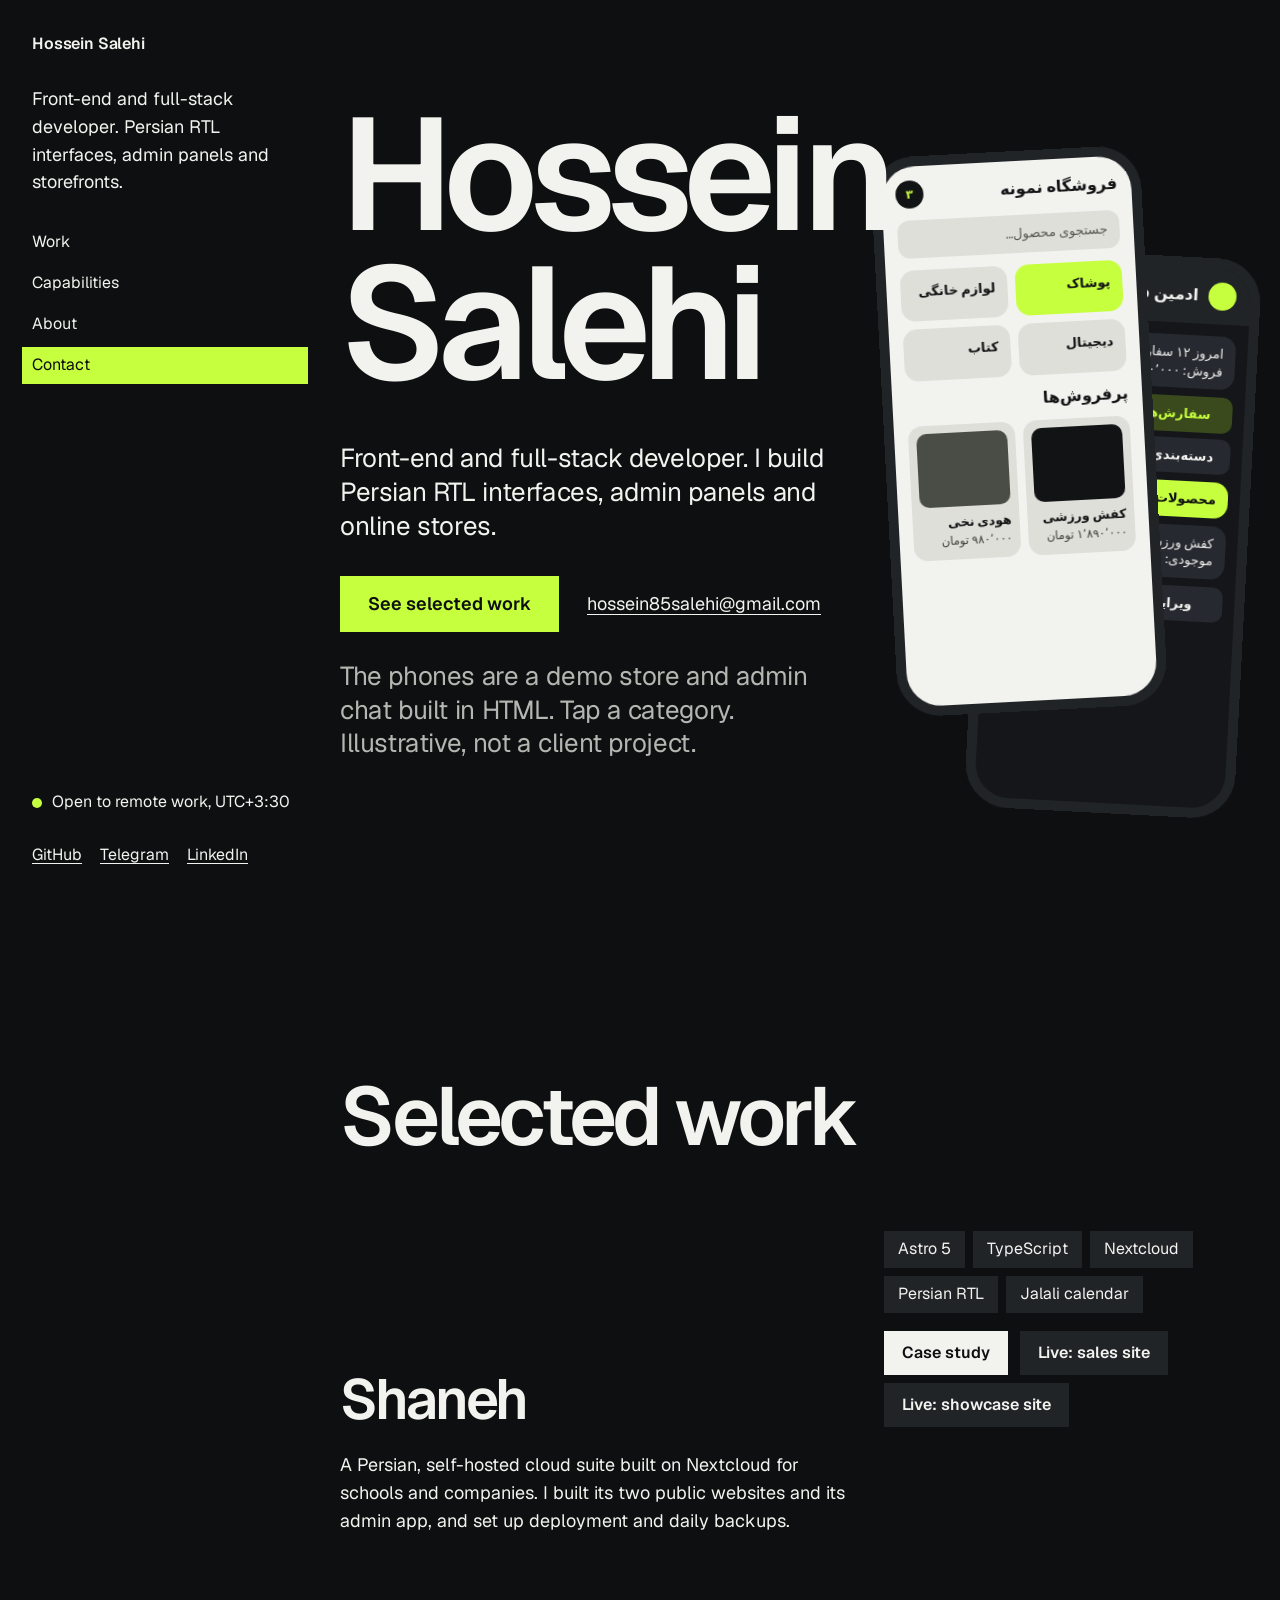
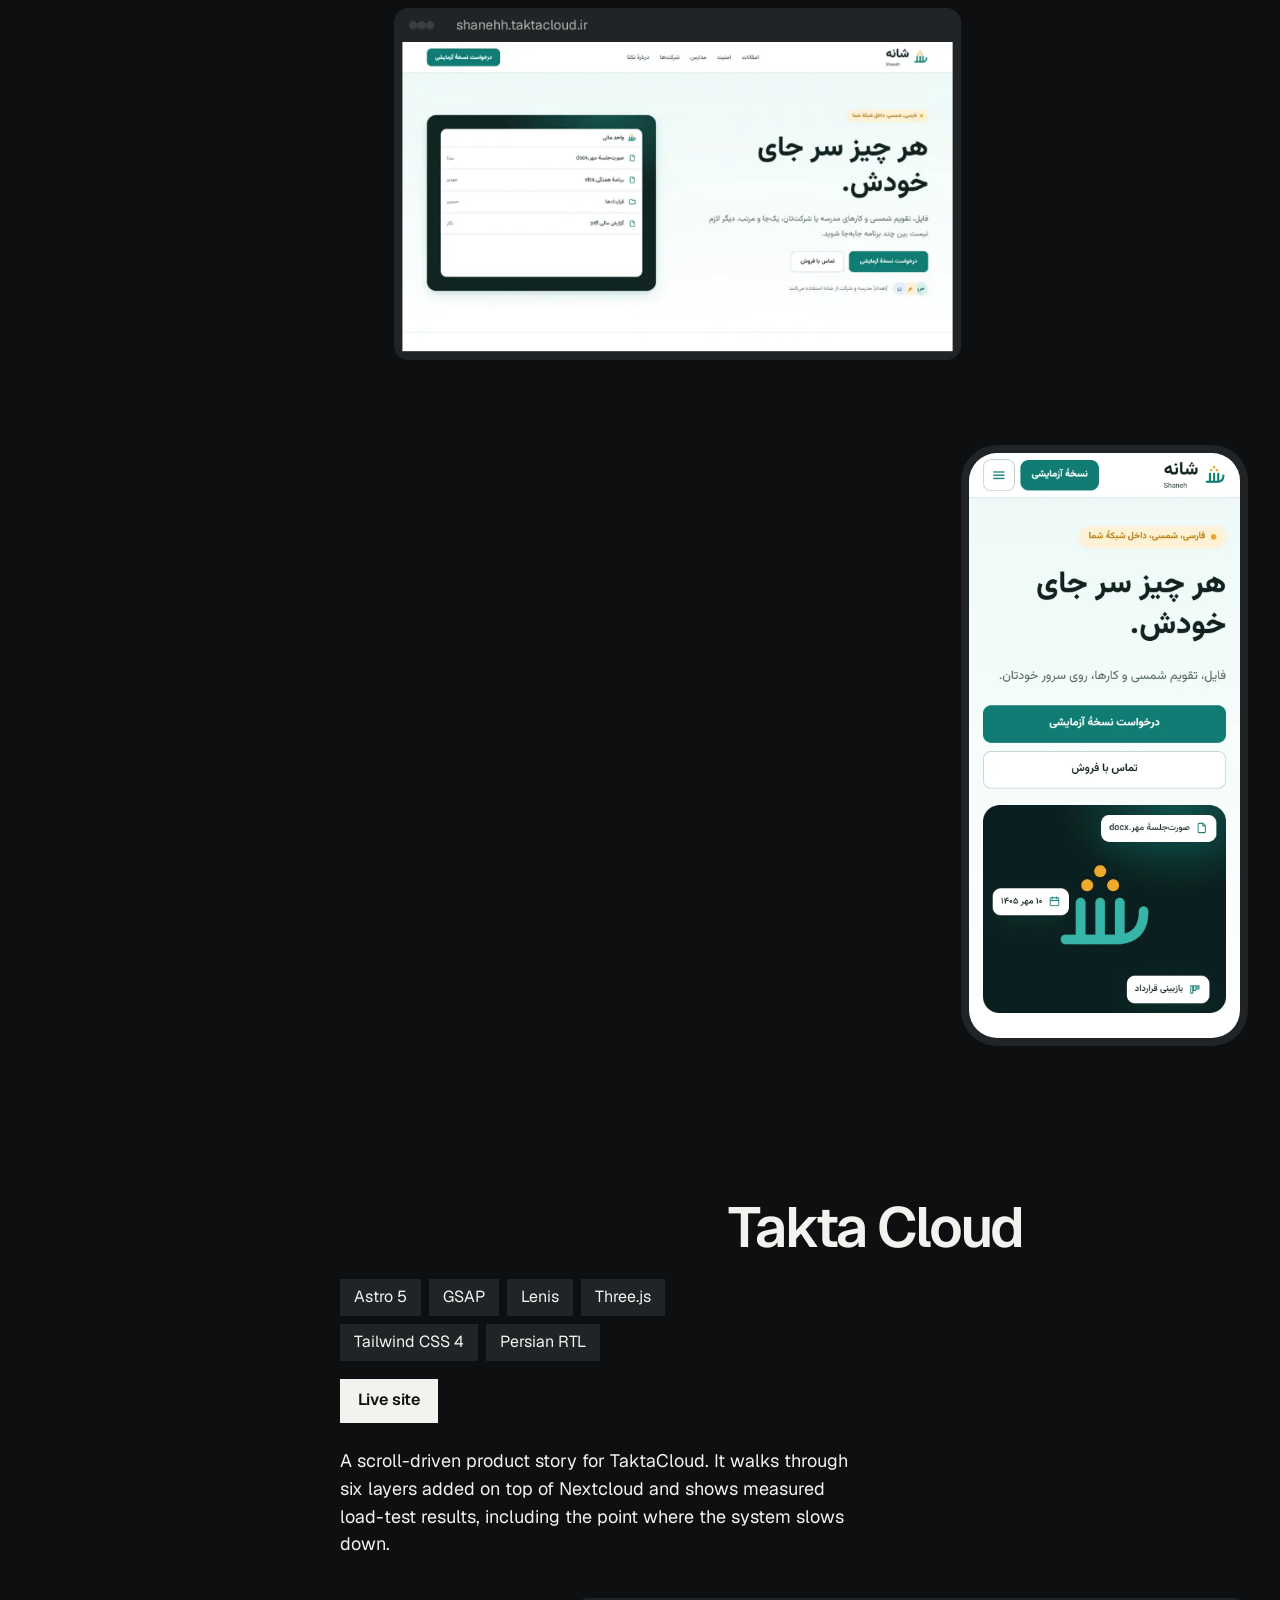
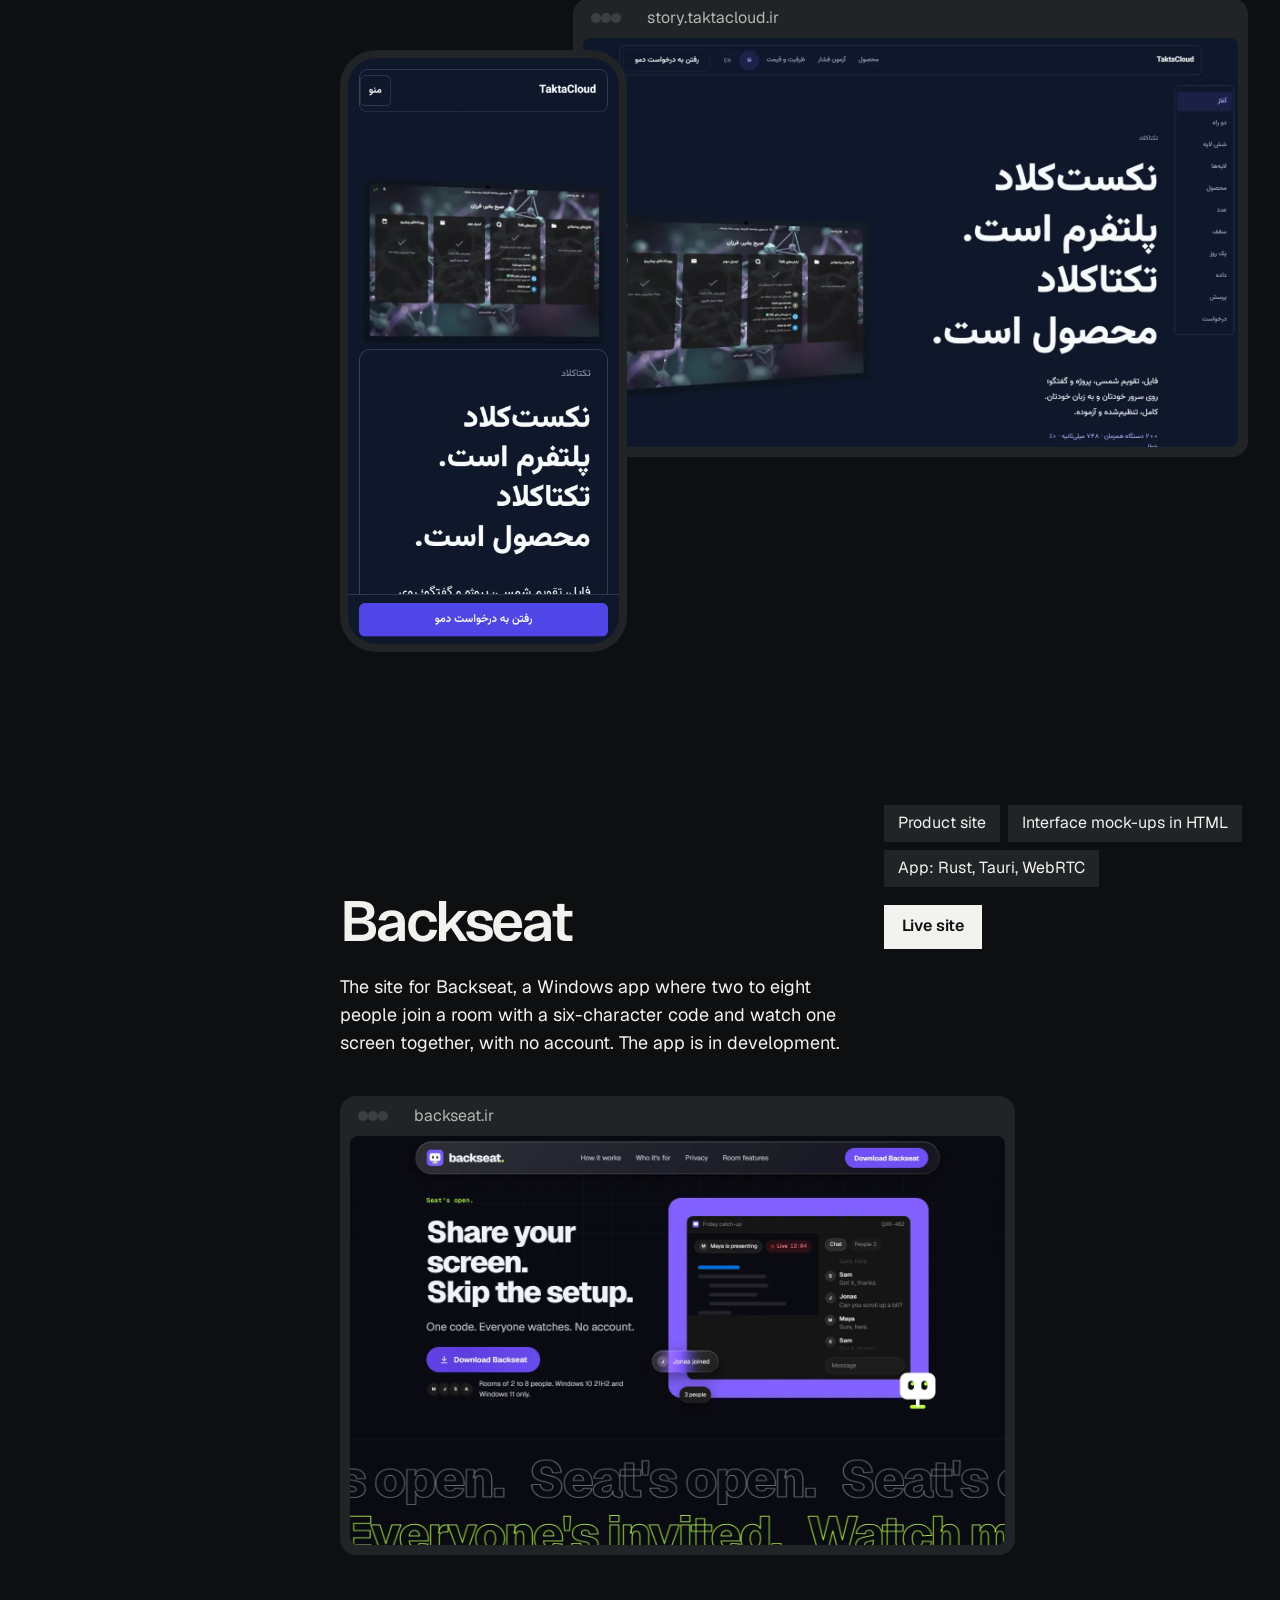
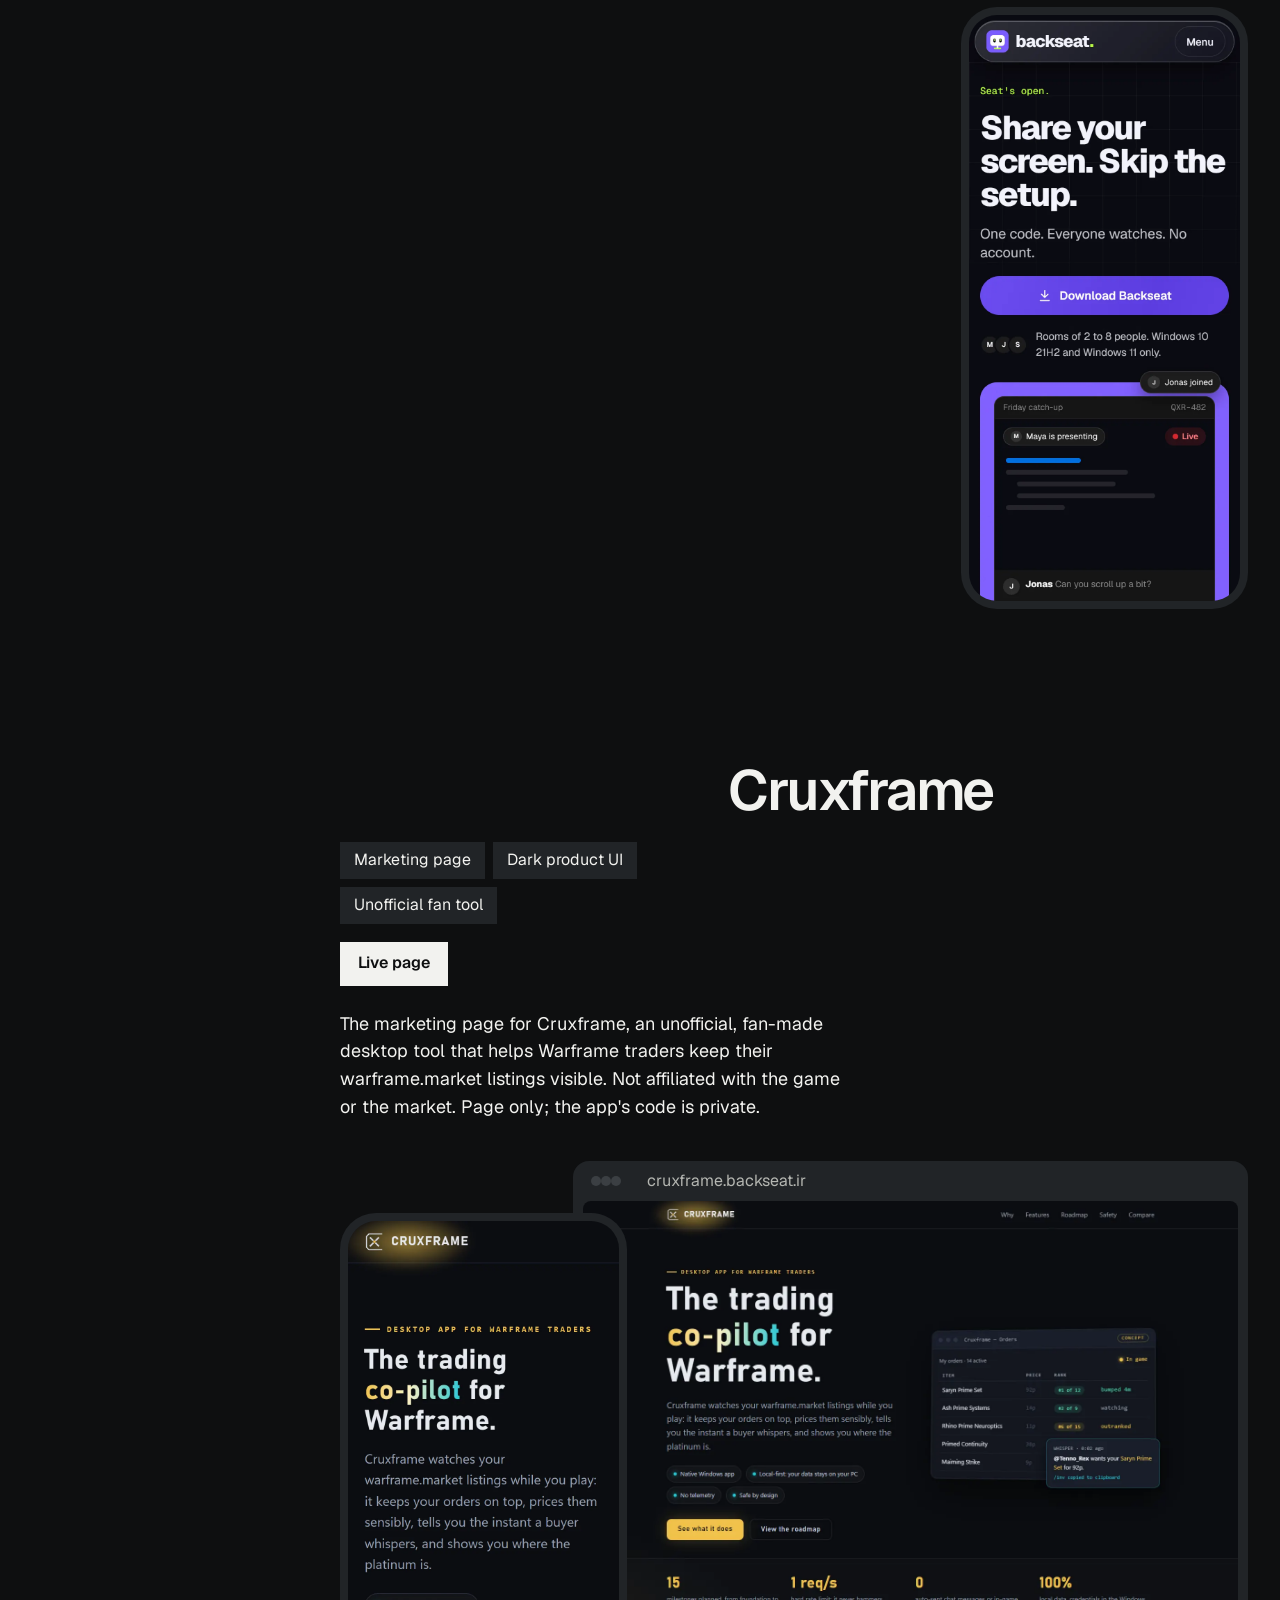
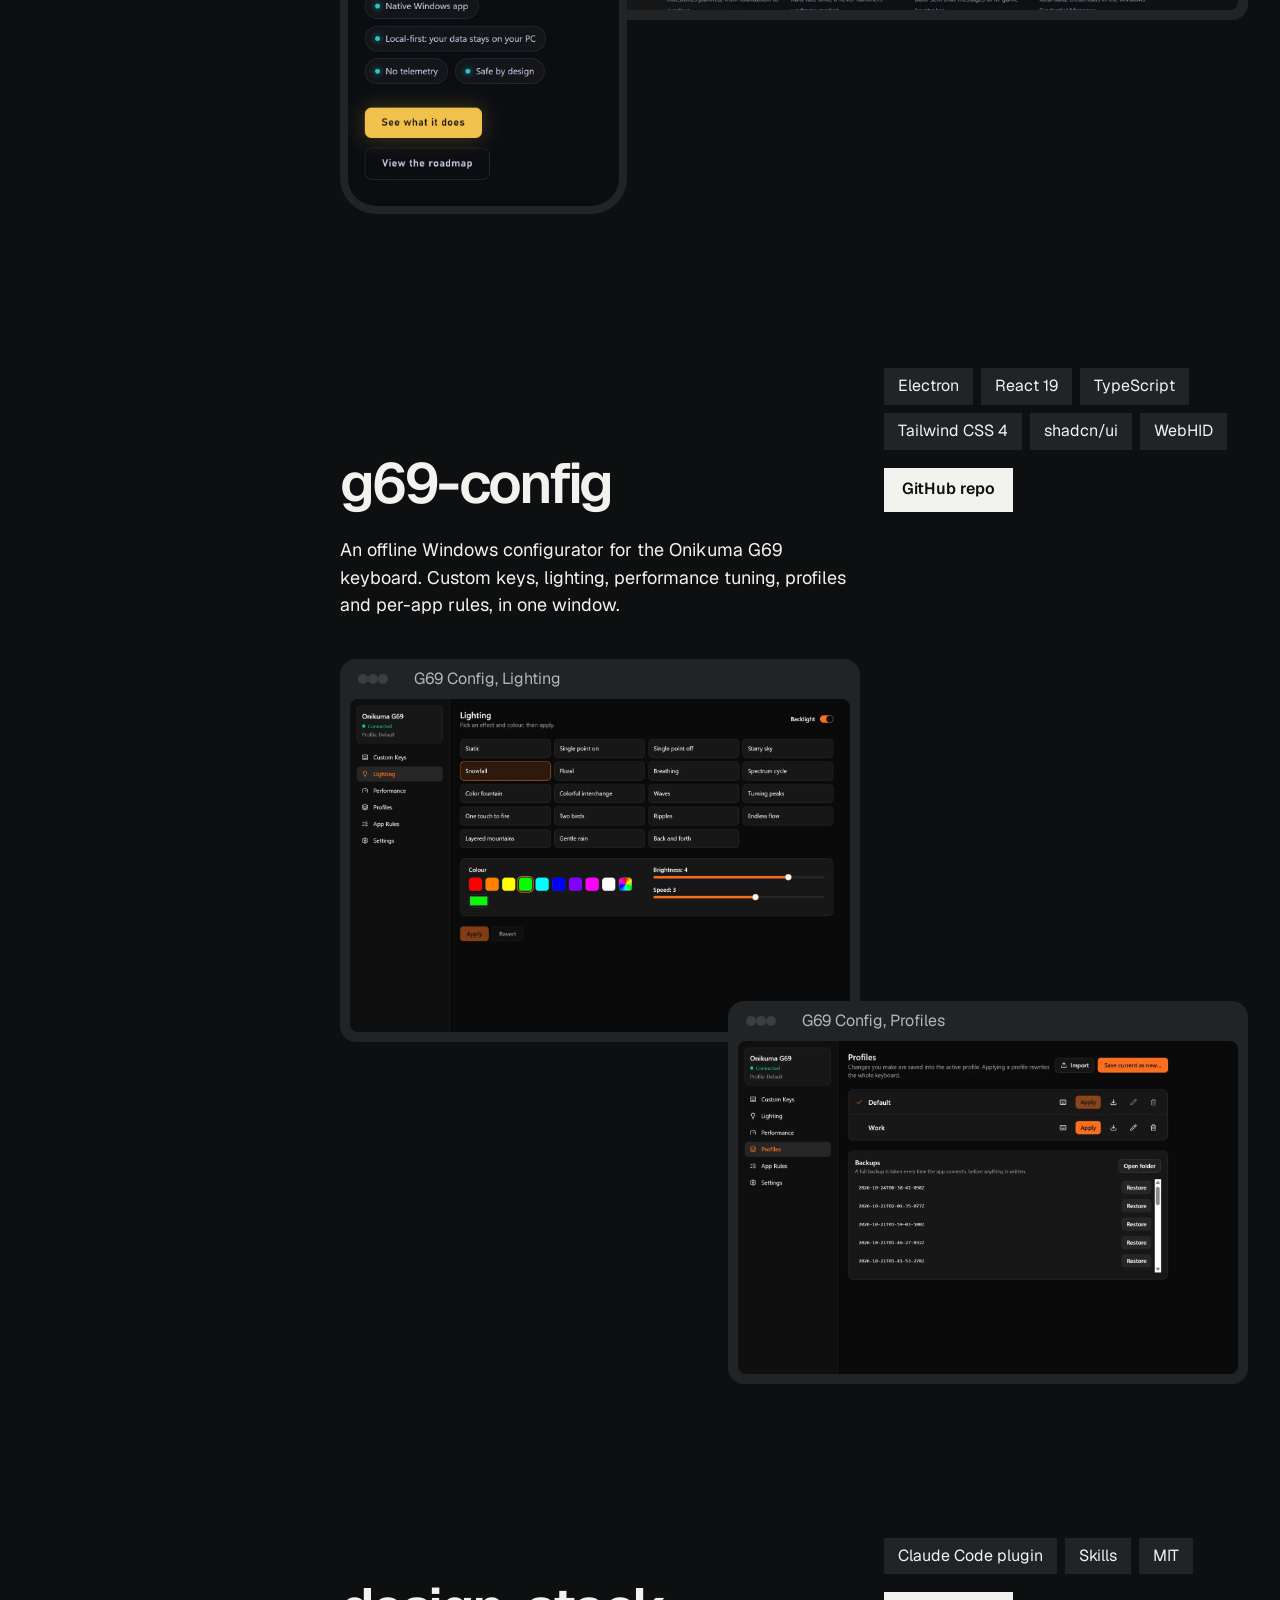
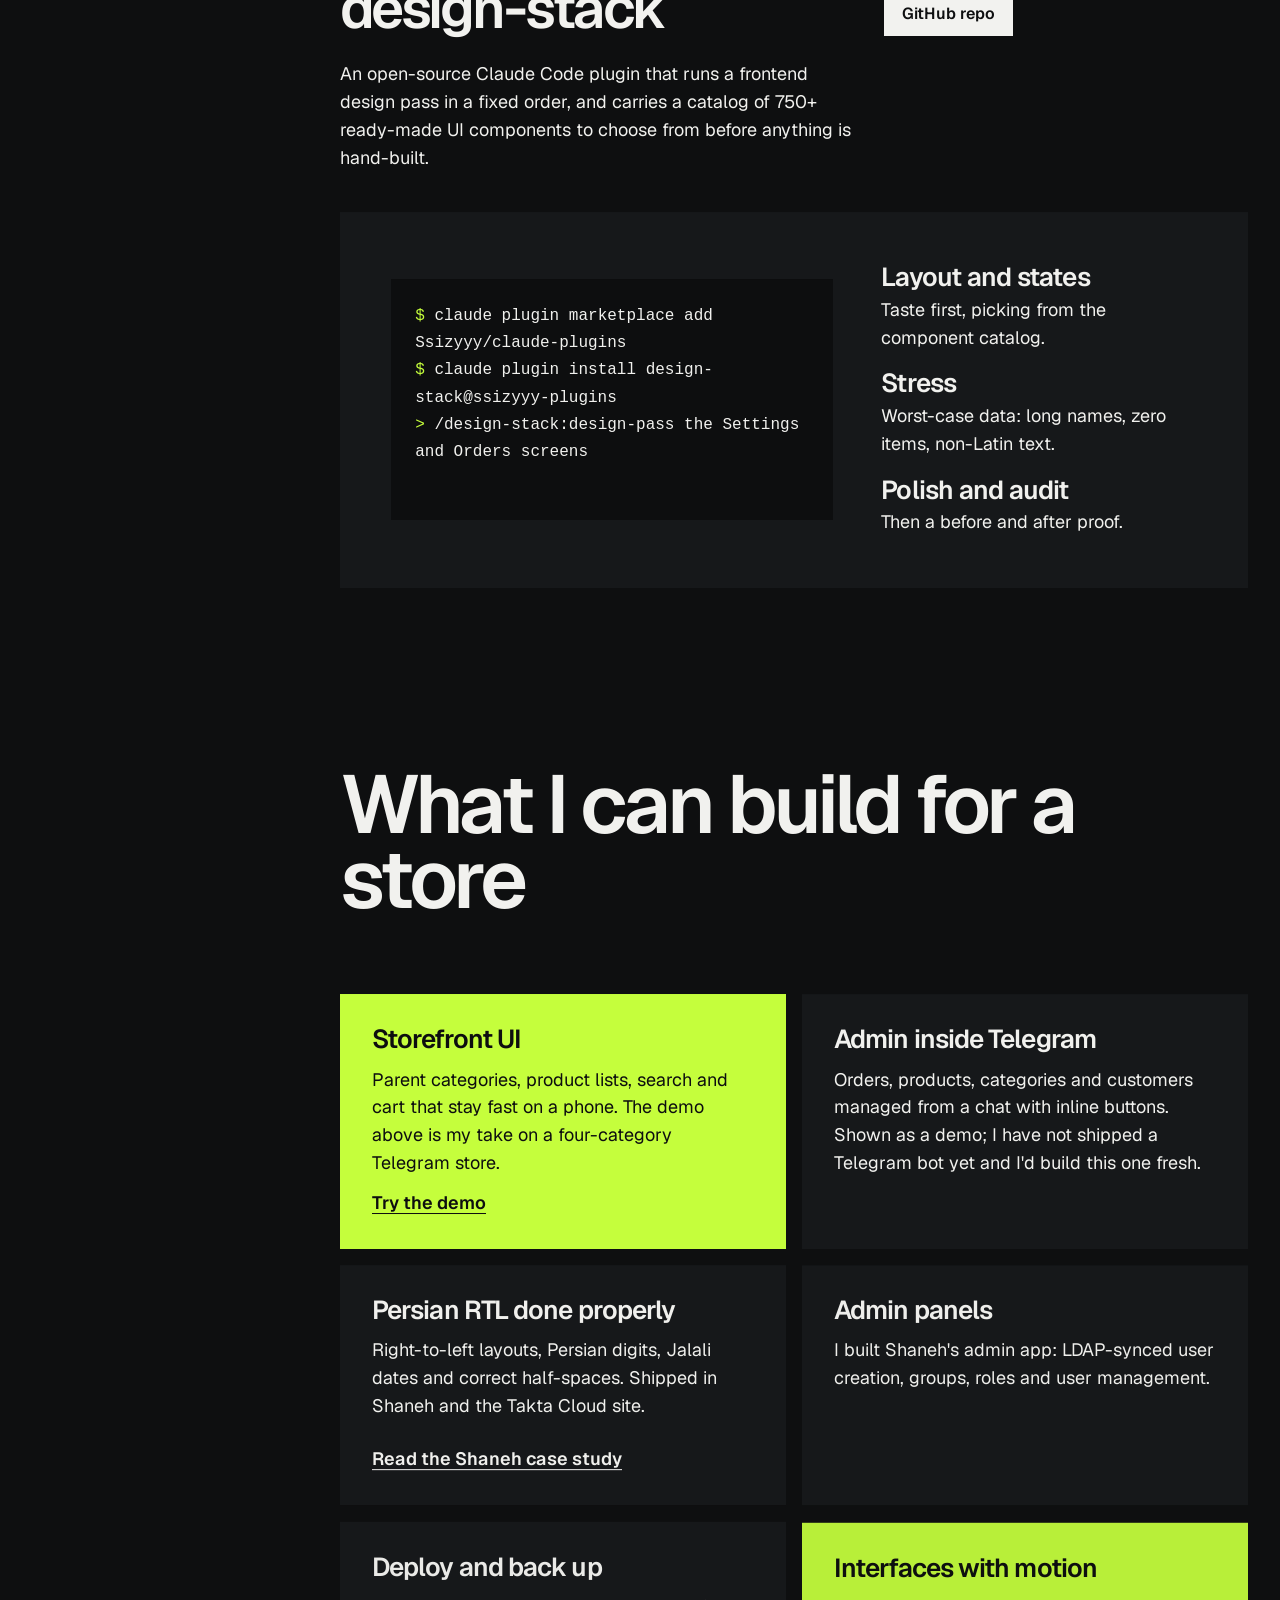
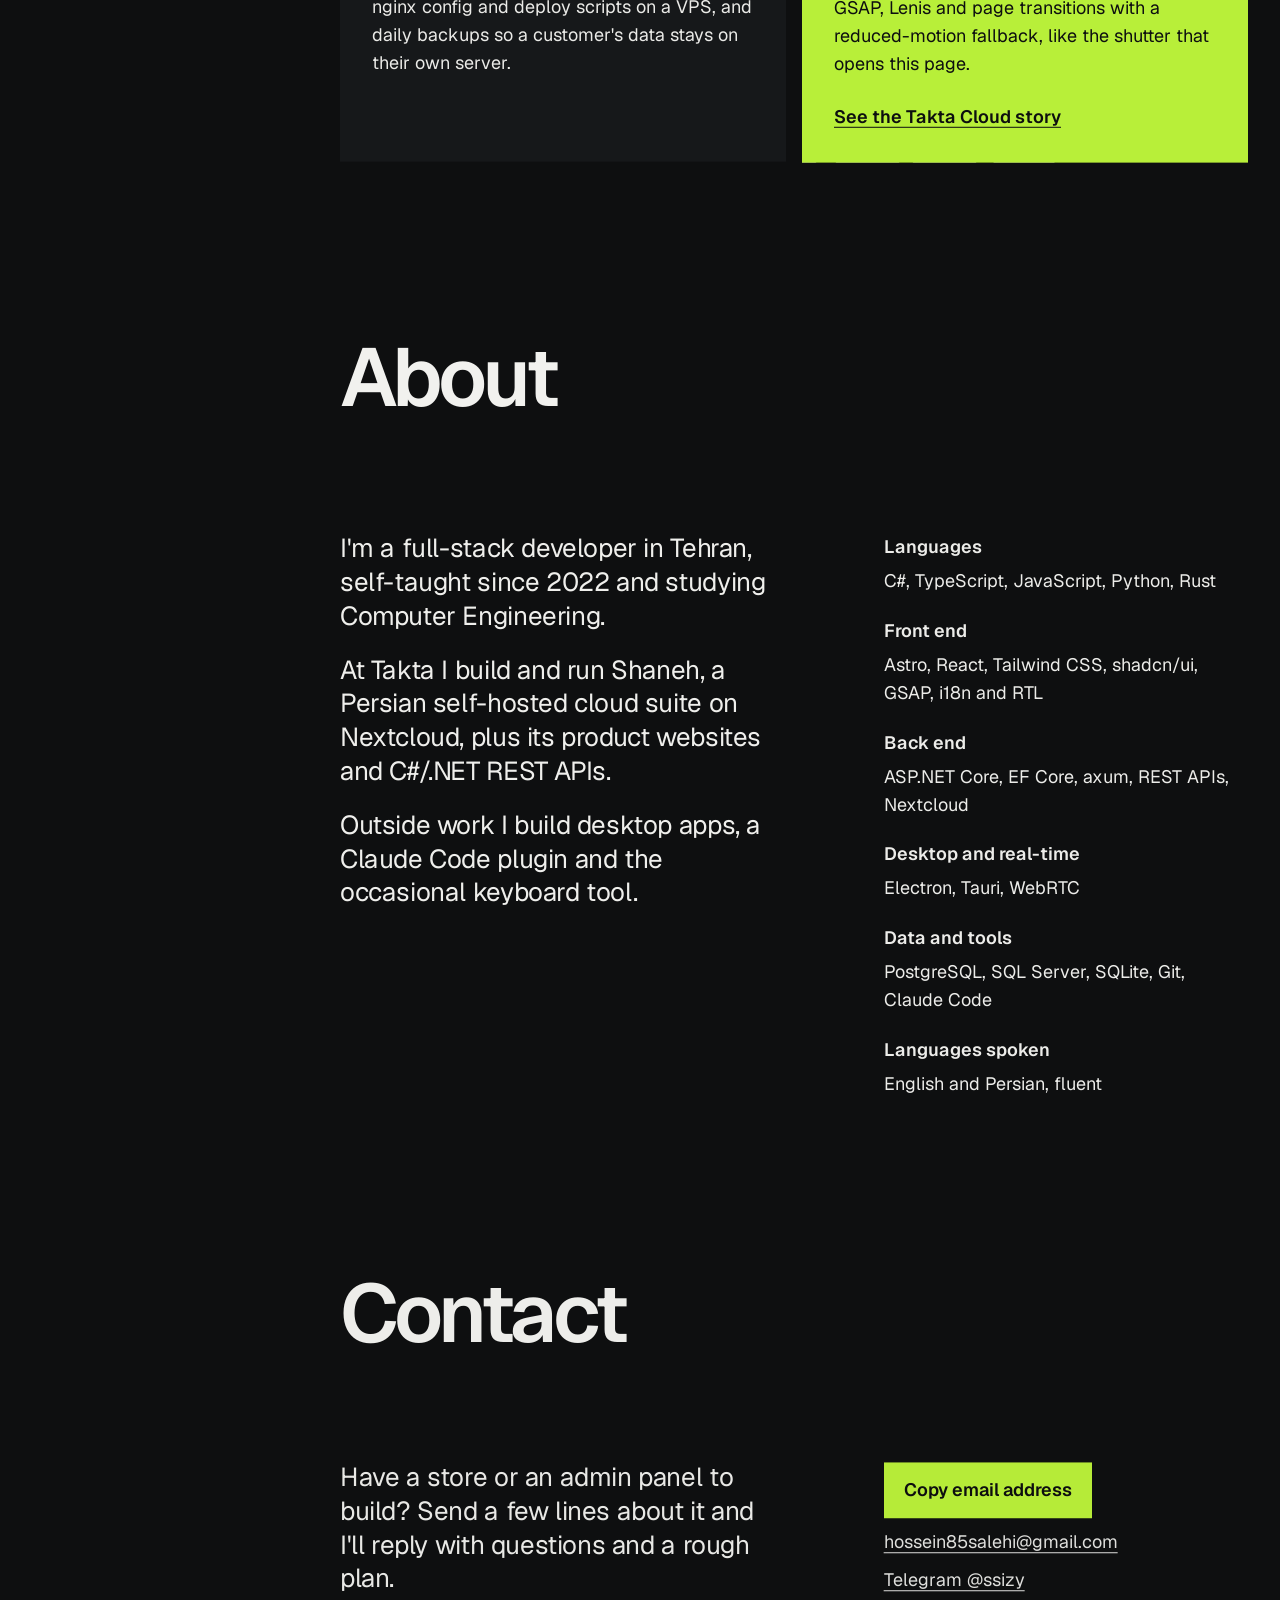
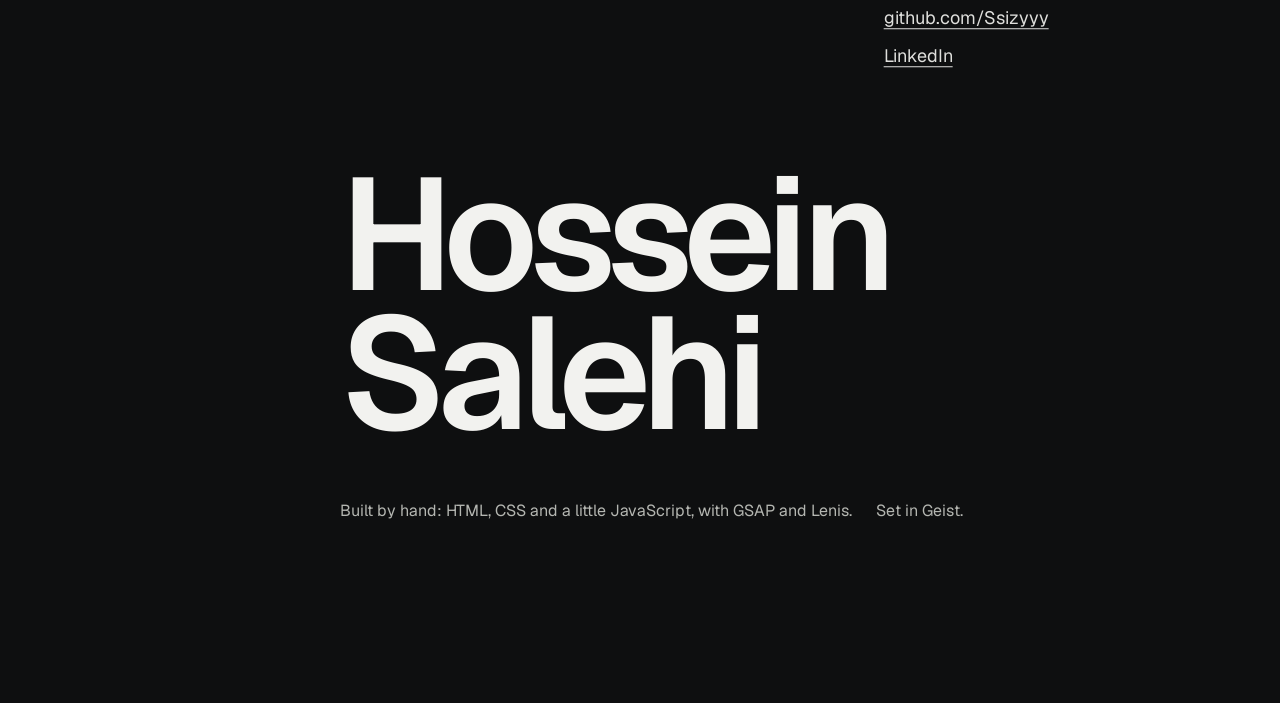
<file: index.html>
<!doctype html>
<html lang="en">
<head>
<meta charset="utf-8">
<meta name="viewport" content="width=device-width, initial-scale=1">
<title>Hossein Salehi, front-end and full-stack developer</title>
<meta name="description" content="Hossein Salehi builds Persian RTL interfaces, admin panels and storefronts. Selected work: Shaneh, Takta Cloud, Backseat, Cruxframe, g69-config and the design-stack plugin.">
<meta name="theme-color" content="#0e0f10">
<meta property="og:title" content="Hossein Salehi, front-end and full-stack developer">
<meta property="og:description" content="Persian RTL interfaces, admin panels and storefronts. Live work and case studies.">
<meta property="og:type" content="website">
<link rel="icon" href="assets/img/favicon.svg" type="image/svg+xml">
<link rel="preload" href="assets/fonts/Geist-Variable.woff2" as="font" type="font/woff2" crossorigin>
<script>
  document.documentElement.classList.add("js");
  try { if (sessionStorage.getItem("shutter")) document.documentElement.classList.add("shut"); } catch (e) {}
</script>
<link rel="stylesheet" href="assets/css/main.css">
</head>
<body>
<a class="skip" href="#main">Skip to content</a>
<div class="shutter" aria-hidden="true"><i></i><i></i><i></i><i></i><i></i><i></i><i></i><i></i><i></i><i></i></div>

<div class="shell">
  <header class="rail">
    <a class="rail-name" href="#top">Hossein Salehi</a>
    <p class="rail-line">Front-end and full-stack developer. Persian RTL interfaces, admin panels and storefronts.</p>
    <nav class="rail-nav" aria-label="Sections">
      <a href="#work">Work</a>
      <a href="#capabilities">Capabilities</a>
      <a href="#about">About</a>
      <a href="#contact">Contact</a>
    </nav>
    <div class="rail-now" aria-live="off"></div>
    <p class="rail-avail"><span class="dot" aria-hidden="true"></span>Open to remote work, UTC+3:30</p>
    <p class="rail-links">
      <a href="https://github.com/Ssizyyy">GitHub</a>
      <a href="https://t.me/ssizy">Telegram</a>
      <a href="https://www.linkedin.com/in/hossein-salehi-b94759303/">LinkedIn</a>
    </p>
  </header>

  <main class="stage" id="main">
    <section class="hero" id="top">
      <h1 aria-label="Hossein Salehi"><span class="name-line">Hossein</span><span class="name-line">Salehi</span></h1>
      <div class="hero-copy">
        <p data-rise>Front-end and full-stack developer. I build Persian RTL interfaces, admin panels and online stores.</p>
        <div class="hero-actions" data-rise>
          <a class="btn" href="#work">See selected work</a>
          <a href="mailto:hossein85salehi@gmail.com">hossein85salehi@gmail.com</a>
        </div>
        <p class="hero-note" data-rise>The phones are a demo store and admin chat built in HTML. Tap a category. Illustrative, not a client project.</p>
      </div>

      <div class="hero-stage" data-rise>
        <div class="phone demo-store" data-drift="-6">
          <div class="phone-screen shop" lang="fa" dir="rtl" data-ui role="group" aria-label="Demo storefront, a Telegram-style mini app">
            <div class="shop-bar"><span>فروشگاه نمونه</span><span class="shop-cart">۳</span></div>
            <div class="shop-search">جستجوی محصول…</div>
            <div class="shop-cats">
              <button type="button" aria-pressed="true">پوشاک</button>
              <button type="button" aria-pressed="false">لوازم خانگی</button>
              <button type="button" aria-pressed="false">دیجیتال</button>
              <button type="button" aria-pressed="false">کتاب</button>
            </div>
            <div class="shop-title">پرفروش‌ها</div>
            <ul class="shop-products">
              <li><div class="ph"></div><b>کفش ورزشی</b><small>۱٬۸۹۰٬۰۰۰ تومان</small></li>
              <li><div class="ph"></div><b>هودی نخی</b><small>۹۸۰٬۰۰۰ تومان</small></li>
            </ul>
          </div>
        </div>
        <div class="phone demo-admin" data-drift="6">
          <div class="phone-screen chat" lang="fa" dir="rtl" data-ui role="group" aria-label="Demo admin panel inside a Telegram chat">
            <div class="chat-head"><span class="chat-av"></span>ادمین فروشگاه</div>
            <div class="chat-body">
              <div class="bub">امروز ۱۲ سفارش ثبت شده.<br>فروش: ۸٬۳۴۰٬۰۰۰ تومان</div>
              <div class="kb"><span class="hot">سفارش‌ها</span><span>محصولات</span><span>دسته‌بندی‌ها</span><span>مشتریان</span></div>
              <div class="bub me">محصولات</div>
              <div class="bub">کفش ورزشی<br>موجودی: ۱۸</div>
              <div class="kb"><span>ویرایش</span><span>حذف</span></div>
            </div>
          </div>
        </div>
      </div>
    </section>

    <section class="work" id="work" aria-labelledby="work-h">
      <h2 id="work-h" data-rise>Selected work</h2>

      <article class="project" data-name="Shaneh" data-tags="Astro, TypeScript, Nextcloud, RTL" data-expand>
        <div class="p-head">
          <h3 class="p-title" data-rise><a href="work/shaneh/" data-shutter>Shaneh</a></h3>
          <div class="p-meta" data-rise>
            <ul class="chips"><li>Astro 5</li><li>TypeScript</li><li>Nextcloud</li><li>Persian RTL</li><li>Jalali calendar</li></ul>
            <p class="links"><a href="work/shaneh/" data-shutter>Case study</a><a class="alt" href="https://shaneh.taktacloud.ir">Live: sales site</a><a class="alt" href="https://shanehh.taktacloud.ir">Live: showcase site</a></p>
          </div>
          <p class="p-sum" data-rise>A Persian, self-hosted cloud suite built on Nextcloud for schools and companies. I built its two public websites and its admin app, and set up deployment and daily backups.</p>
        </div>
        <div class="shots">
          <figure class="browser">
            <div class="browser-bar" aria-hidden="true"><span><i></i><i></i><i></i></span><span>shanehh.taktacloud.ir</span></div>
            <video data-loop muted loop playsinline preload="none" width="960" height="540" poster="assets/img/shutter-poster.webp" aria-label="Screen recording of the Shaneh showcase site: teal shutter slats lift to reveal the page, then it scrolls."><source src="assets/video/shaneh-shutter.mp4" type="video/mp4"></video>
          </figure>
          <figure class="phone-shot" data-drift="-5">
            <img src="assets/img/shaneh-site-m1.webp" width="780" height="1688" loading="lazy" decoding="async" alt="Shaneh showcase site on a phone: right-to-left hero with a file-list card.">
          </figure>
        </div>
      </article>

      <article class="project flip" data-name="Takta Cloud" data-tags="Astro, GSAP, Lenis, Three.js">
        <div class="p-head">
          <h3 class="p-title" data-rise><a href="https://story.taktacloud.ir">Takta Cloud</a></h3>
          <div class="p-meta" data-rise>
            <ul class="chips"><li>Astro 5</li><li>GSAP</li><li>Lenis</li><li>Three.js</li><li>Tailwind CSS 4</li><li>Persian RTL</li></ul>
            <p class="links"><a href="https://story.taktacloud.ir">Live site</a></p>
          </div>
          <p class="p-sum" data-rise>A scroll-driven product story for TaktaCloud. It walks through six layers added on top of Nextcloud and shows measured load-test results, including the point where the system slows down.</p>
        </div>
        <div class="shots">
          <figure class="browser">
            <div class="browser-bar" aria-hidden="true"><span><i></i><i></i><i></i></span><span>story.taktacloud.ir</span></div>
            <img src="assets/img/takta-hero.webp" width="1440" height="900" loading="lazy" decoding="async" alt="Takta Cloud product story: Persian headline beside a tilted 3D product screen on a dark navy ground.">
          </figure>
          <figure class="phone-shot" data-drift="-5">
            <img src="assets/img/takta-m1.webp" width="780" height="1688" loading="lazy" decoding="async" alt="Takta Cloud story on a phone: headline and product screen.">
          </figure>
        </div>
      </article>

      <article class="project" data-name="Backseat" data-tags="Product site, Windows app, Rust + Tauri">
        <div class="p-head">
          <h3 class="p-title" data-rise><a href="https://backseat.ir">Backseat</a></h3>
          <div class="p-meta" data-rise>
            <ul class="chips"><li>Product site</li><li>Interface mock-ups in HTML</li><li>App: Rust, Tauri, WebRTC</li></ul>
            <p class="links"><a href="https://backseat.ir">Live site</a></p>
          </div>
          <p class="p-sum" data-rise>The site for Backseat, a Windows app where two to eight people join a room with a six-character code and watch one screen together, with no account. The app is in development.</p>
        </div>
        <div class="shots">
          <figure class="browser">
            <div class="browser-bar" aria-hidden="true"><span><i></i><i></i><i></i></span><span>backseat.ir</span></div>
            <img src="assets/img/backseat-hero.webp" width="1440" height="900" loading="lazy" decoding="async" alt="Backseat site: headline 'Share your screen. Skip the setup.' and a purple app window mock-up.">
          </figure>
          <figure class="phone-shot" data-drift="-5">
            <img src="assets/img/backseat-m1.webp" width="780" height="1688" loading="lazy" decoding="async" alt="Backseat site on a phone: headline, download button and the app window.">
          </figure>
        </div>
      </article>

      <article class="project flip" data-name="Cruxframe" data-tags="Marketing page, unofficial fan tool">
        <div class="p-head">
          <h3 class="p-title" data-rise><a href="https://cruxframe.backseat.ir">Cruxframe</a></h3>
          <div class="p-meta" data-rise>
            <ul class="chips"><li>Marketing page</li><li>Dark product UI</li><li>Unofficial fan tool</li></ul>
            <p class="links"><a href="https://cruxframe.backseat.ir">Live page</a></p>
          </div>
          <p class="p-sum" data-rise>The marketing page for Cruxframe, an unofficial, fan-made desktop tool that helps Warframe traders keep their warframe.market listings visible. Not affiliated with the game or the market. Page only; the app's code is private.</p>
        </div>
        <div class="shots">
          <figure class="browser">
            <div class="browser-bar" aria-hidden="true"><span><i></i><i></i><i></i></span><span>cruxframe.backseat.ir</span></div>
            <img src="assets/img/crux-hero.webp" width="1440" height="900" loading="lazy" decoding="async" alt="Cruxframe page: 'The trading co-pilot for Warframe' beside an orders table mock-up.">
          </figure>
          <figure class="phone-shot" data-drift="-5">
            <img src="assets/img/crux-m1.webp" width="780" height="1688" loading="lazy" decoding="async" alt="Cruxframe page on a phone: headline and feature list.">
          </figure>
        </div>
      </article>

      <article class="project" data-name="g69-config" data-tags="Electron, React, TypeScript, WebHID">
        <div class="p-head">
          <h3 class="p-title" data-rise><a href="https://github.com/Ssizyyy/g69-config">g69-config</a></h3>
          <div class="p-meta" data-rise>
            <ul class="chips"><li>Electron</li><li>React 19</li><li>TypeScript</li><li>Tailwind CSS 4</li><li>shadcn/ui</li><li>WebHID</li></ul>
            <p class="links"><a href="https://github.com/Ssizyyy/g69-config">GitHub repo</a></p>
          </div>
          <p class="p-sum" data-rise>An offline Windows configurator for the Onikuma G69 keyboard. Custom keys, lighting, performance tuning, profiles and per-app rules, in one window.</p>
        </div>
        <div class="shots two">
          <figure class="browser">
            <div class="browser-bar" aria-hidden="true"><span><i></i><i></i><i></i></span><span>G69 Config, Lighting</span></div>
            <img src="assets/img/g69-lighting.webp" width="1440" height="960" loading="lazy" decoding="async" alt="G69 Config, Lighting page: effect list, colour swatches, brightness and speed sliders.">
          </figure>
          <figure class="browser">
            <div class="browser-bar" aria-hidden="true"><span><i></i><i></i><i></i></span><span>G69 Config, Profiles</span></div>
            <img src="assets/img/g69-profiles.webp" width="1440" height="960" loading="lazy" decoding="async" alt="G69 Config, Profiles page: saved profiles, backups and a key grid.">
          </figure>
        </div>
      </article>

      <article class="project" data-name="design-stack" data-tags="Claude Code plugin, open source">
        <div class="p-head">
          <h3 class="p-title" data-rise><a href="https://github.com/Ssizyyy/claude-plugins">design-stack</a></h3>
          <div class="p-meta" data-rise>
            <ul class="chips"><li>Claude Code plugin</li><li>Skills</li><li>MIT</li></ul>
            <p class="links"><a href="https://github.com/Ssizyyy/claude-plugins">GitHub repo</a></p>
          </div>
          <p class="p-sum" data-rise>An open-source Claude Code plugin that runs a frontend design pass in a fixed order, and carries a catalog of 750+ ready-made UI components to choose from before anything is hand-built.</p>
        </div>
        <div class="shots">
          <div class="codecard" data-rise>
<pre><code><b>$</b> claude plugin marketplace add Ssizyyy/claude-plugins
<b>$</b> claude plugin install design-stack@ssizyyy-plugins
<b>&gt;</b> /design-stack:design-pass the Settings and Orders screens</code></pre>
            <ol>
              <li><strong>Layout and states</strong>Taste first, picking from the component catalog.</li>
              <li><strong>Stress</strong>Worst-case data: long names, zero items, non-Latin text.</li>
              <li><strong>Polish and audit</strong>Then a before and after proof.</li>
            </ol>
          </div>
        </div>
      </article>
    </section>

    <section class="caps" id="capabilities" aria-labelledby="caps-h">
      <h2 class="section-h" id="caps-h" data-rise>What I can build for a store</h2>
      <ul class="cap-list">
        <li data-rise>
          <h3>Storefront UI</h3>
          <p>Parent categories, product lists, search and cart that stay fast on a phone. The demo above is my take on a four-category Telegram store.</p>
          <a href="#top">Try the demo</a>
        </li>
        <li data-rise>
          <h3>Admin inside Telegram</h3>
          <p>Orders, products, categories and customers managed from a chat with inline buttons. Shown as a demo; I have not shipped a Telegram bot yet and I'd build this one fresh.</p>
        </li>
        <li data-rise>
          <h3>Persian RTL done properly</h3>
          <p>Right-to-left layouts, Persian digits, Jalali dates and correct half-spaces. Shipped in Shaneh and the Takta Cloud site.</p>
          <a href="work/shaneh/" data-shutter>Read the Shaneh case study</a>
        </li>
        <li data-rise>
          <h3>Admin panels</h3>
          <p>I built Shaneh's admin app: LDAP-synced user creation, groups, roles and user management.</p>
        </li>
        <li data-rise>
          <h3>Deploy and back up</h3>
          <p>nginx config and deploy scripts on a VPS, and daily backups so a customer's data stays on their own server.</p>
        </li>
        <li data-rise>
          <h3>Interfaces with motion</h3>
          <p>GSAP, Lenis and page transitions with a reduced-motion fallback, like the shutter that opens this page.</p>
          <a href="https://story.taktacloud.ir">See the Takta Cloud story</a>
        </li>
      </ul>
    </section>

    <section class="about" id="about" aria-labelledby="about-h">
      <h2 class="section-h" id="about-h" data-rise>About</h2>
      <div class="about-text" data-rise>
        <p>I'm a full-stack developer in Tehran, self-taught since 2022 and studying Computer Engineering.</p>
        <p>At Takta I build and run Shaneh, a Persian self-hosted cloud suite on Nextcloud, plus its product websites and C#/.NET REST APIs.</p>
        <p>Outside work I build desktop apps, a Claude Code plugin and the occasional keyboard tool.</p>
      </div>
      <dl class="stack" data-rise>
        <div><dt>Languages</dt><dd>C#, TypeScript, JavaScript, Python, Rust</dd></div>
        <div><dt>Front end</dt><dd>Astro, React, Tailwind CSS, shadcn/ui, GSAP, i18n and RTL</dd></div>
        <div><dt>Back end</dt><dd>ASP.NET Core, EF Core, axum, REST APIs, Nextcloud</dd></div>
        <div><dt>Desktop and real-time</dt><dd>Electron, Tauri, WebRTC</dd></div>
        <div><dt>Data and tools</dt><dd>PostgreSQL, SQL Server, SQLite, Git, Claude Code</dd></div>
        <div><dt>Languages spoken</dt><dd>English and Persian, fluent</dd></div>
      </dl>
    </section>

    <footer class="contact" id="contact" aria-labelledby="contact-h">
      <h2 class="section-h" id="contact-h" data-rise>Contact</h2>
      <p class="contact-lead" data-rise>Have a store or an admin panel to build? Send a few lines about it and I'll reply with questions and a rough plan.</p>
      <div class="contact-list" data-rise>
        <button class="copy-mail" type="button" data-email="hossein85salehi@gmail.com">Copy email address</button>
        <a href="mailto:hossein85salehi@gmail.com">hossein85salehi@gmail.com</a>
        <a href="https://t.me/ssizy">Telegram @ssizy</a>
        <a href="https://github.com/Ssizyyy">github.com/Ssizyyy</a>
        <a href="https://www.linkedin.com/in/hossein-salehi-b94759303/">LinkedIn</a>
      </div>
      <p class="foot-name" style="grid-column:1/13" aria-hidden="true">Hossein<br>Salehi</p>
      <p class="foot-note" style="grid-column:1/13"><span>Built by hand: HTML, CSS and a little JavaScript, with GSAP and Lenis.</span><span>Set in Geist.</span></p>
    </footer>
  </main>
</div>

<script src="assets/js/vendor/gsap.min.js"></script>
<script src="assets/js/vendor/ScrollTrigger.min.js"></script>
<script src="assets/js/vendor/lenis.min.js"></script>
<script src="assets/js/main.js"></script>
</body>
</html>
</file>
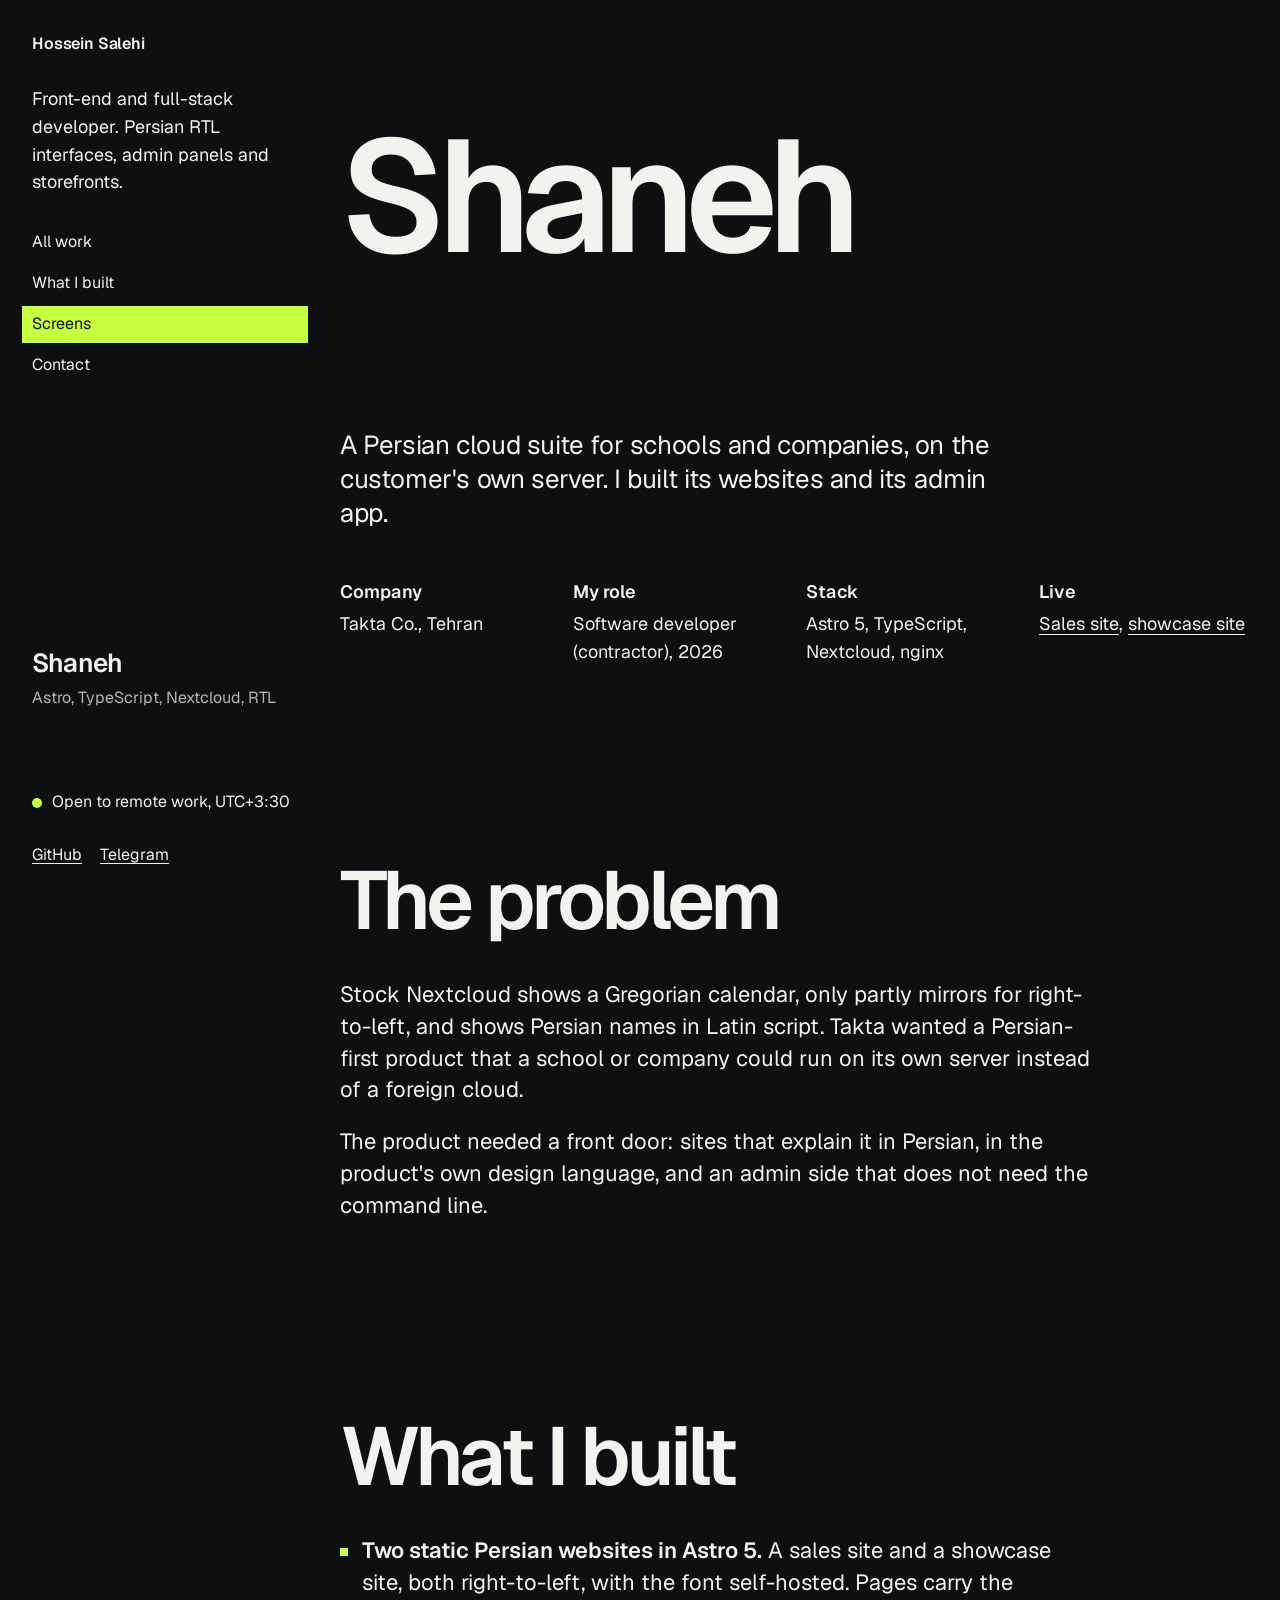
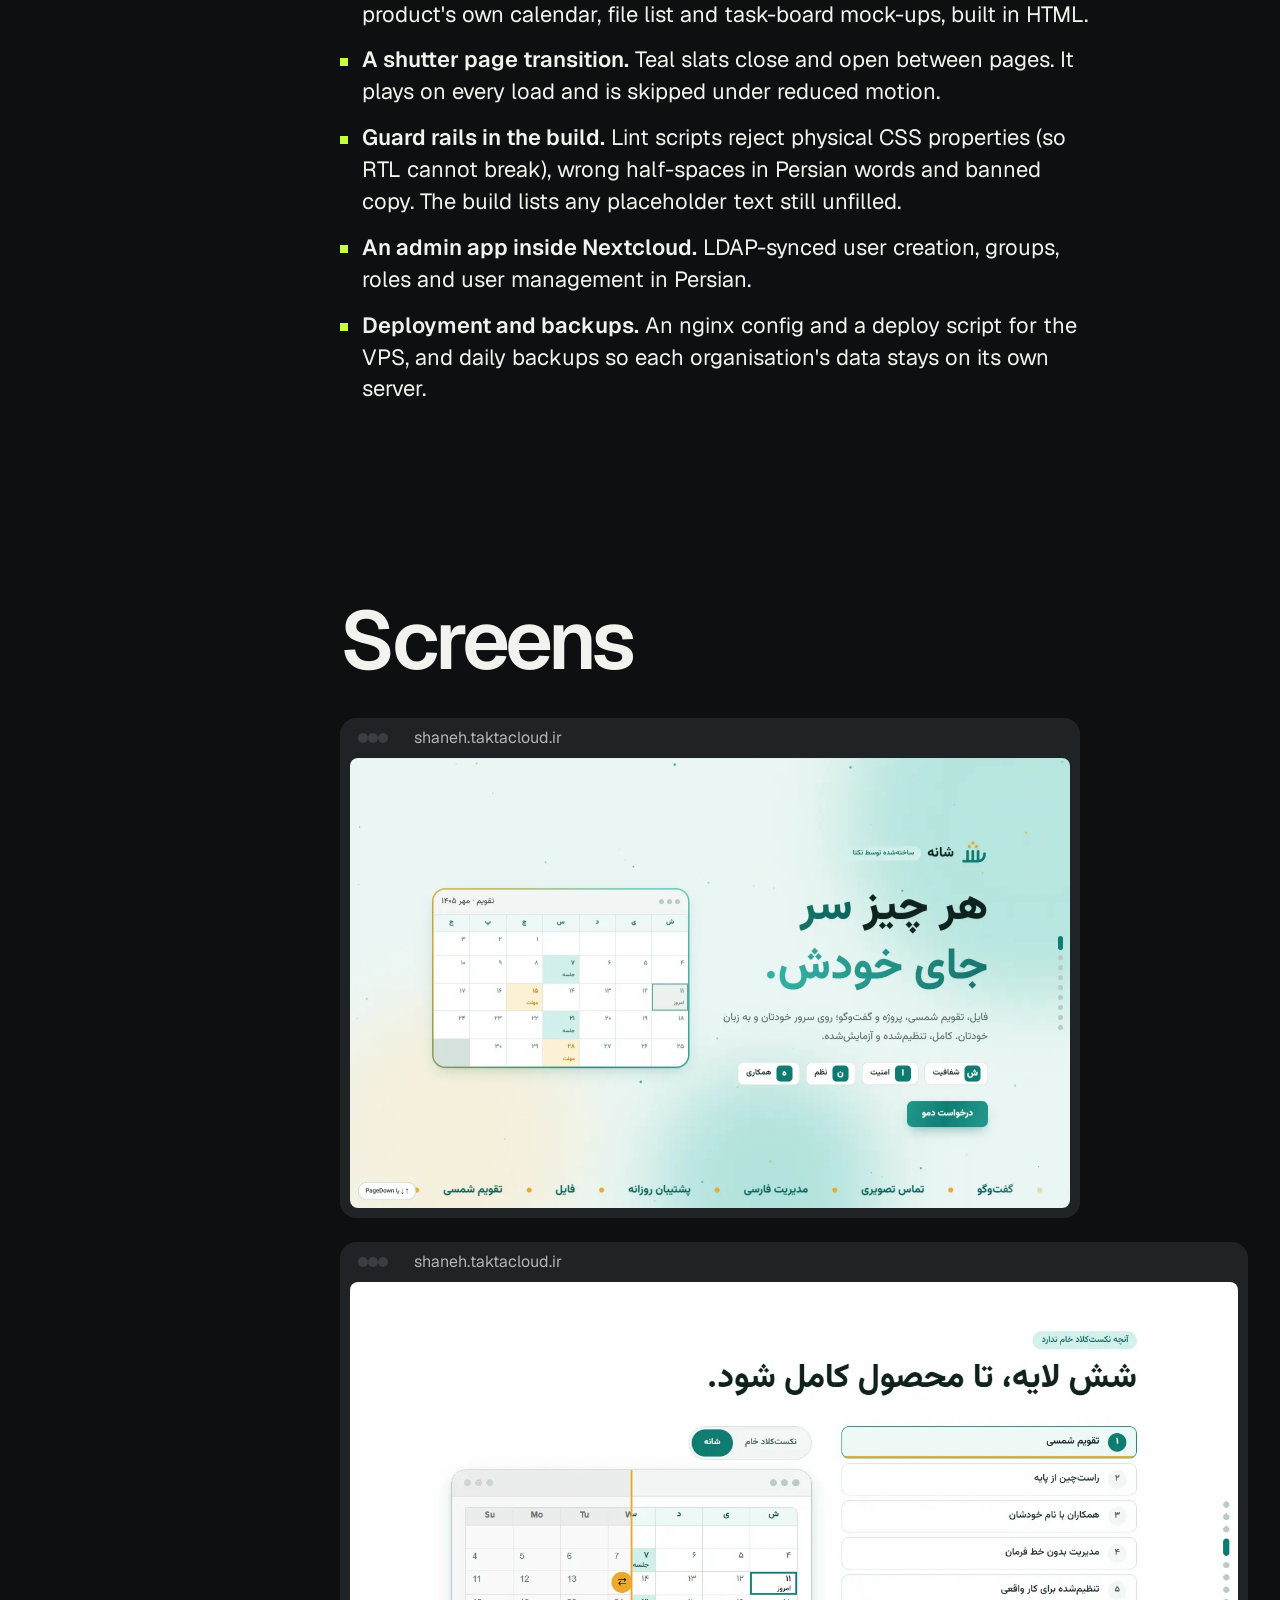
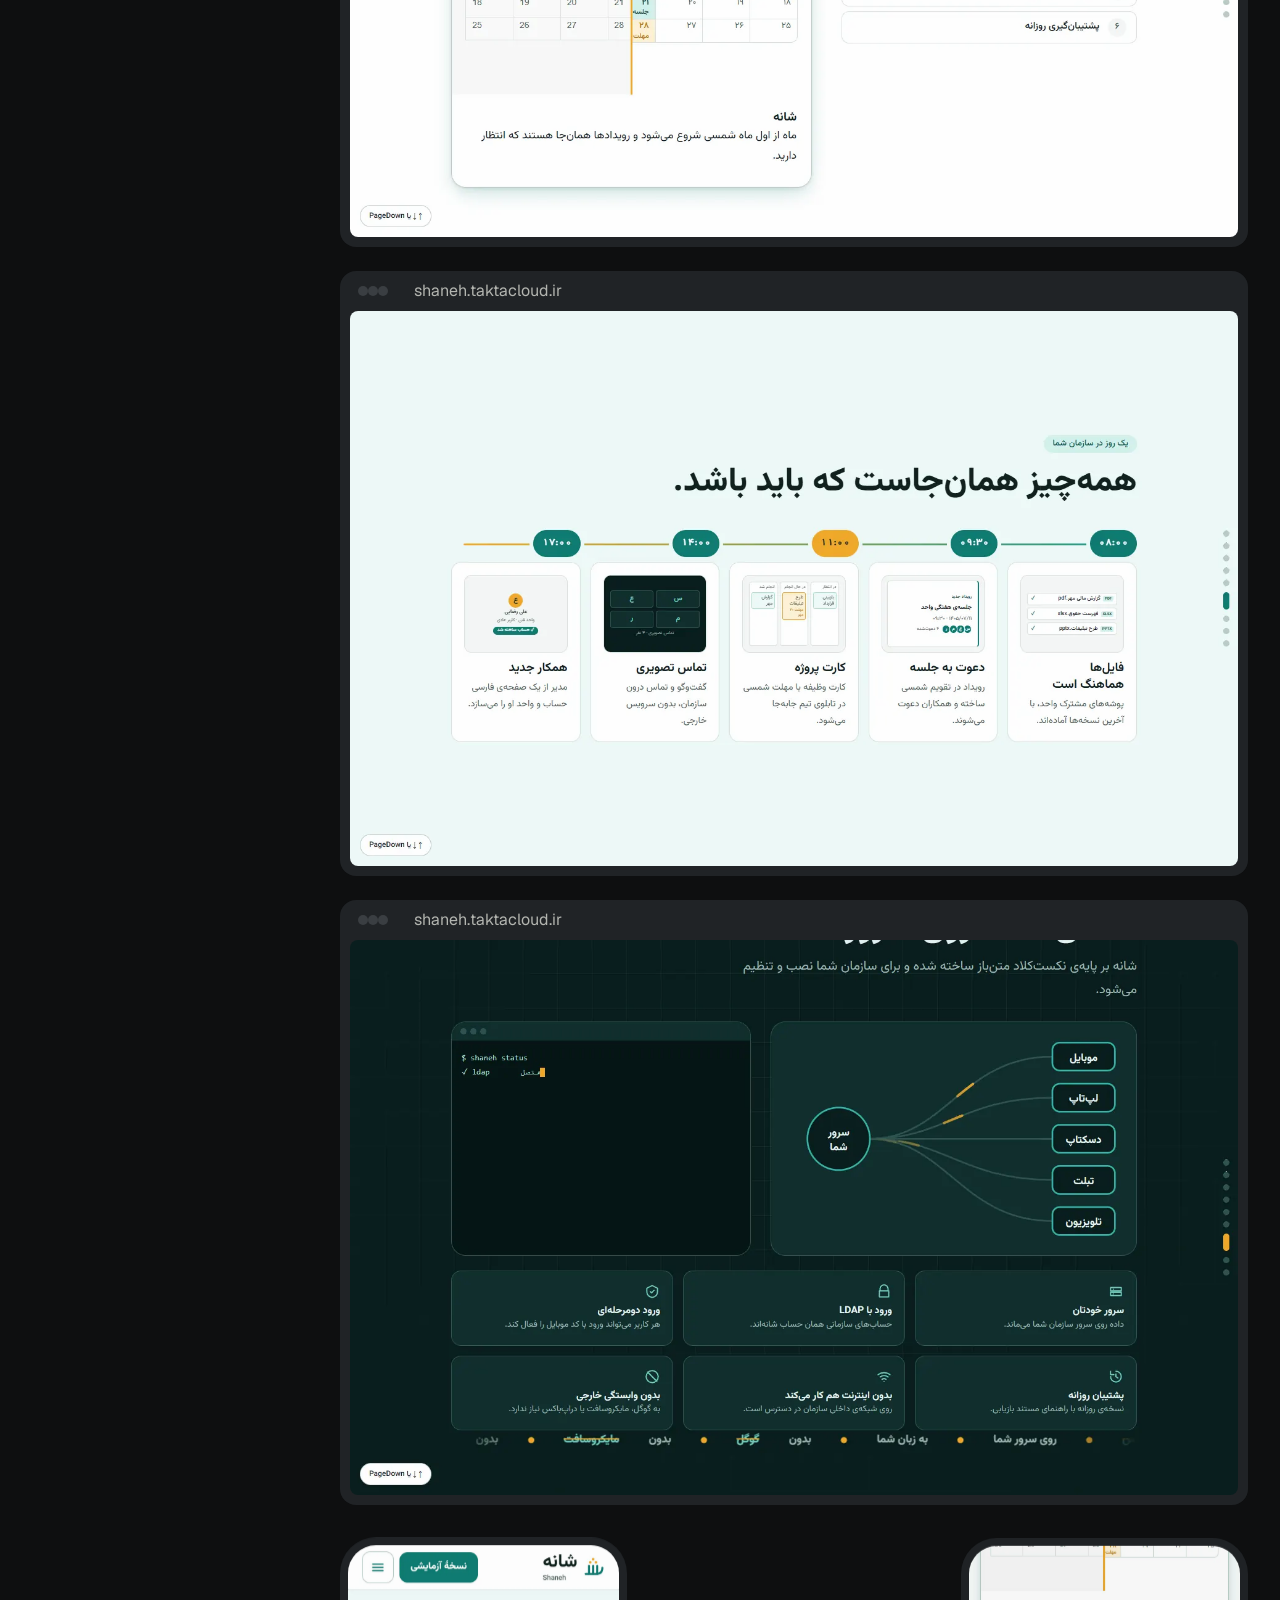
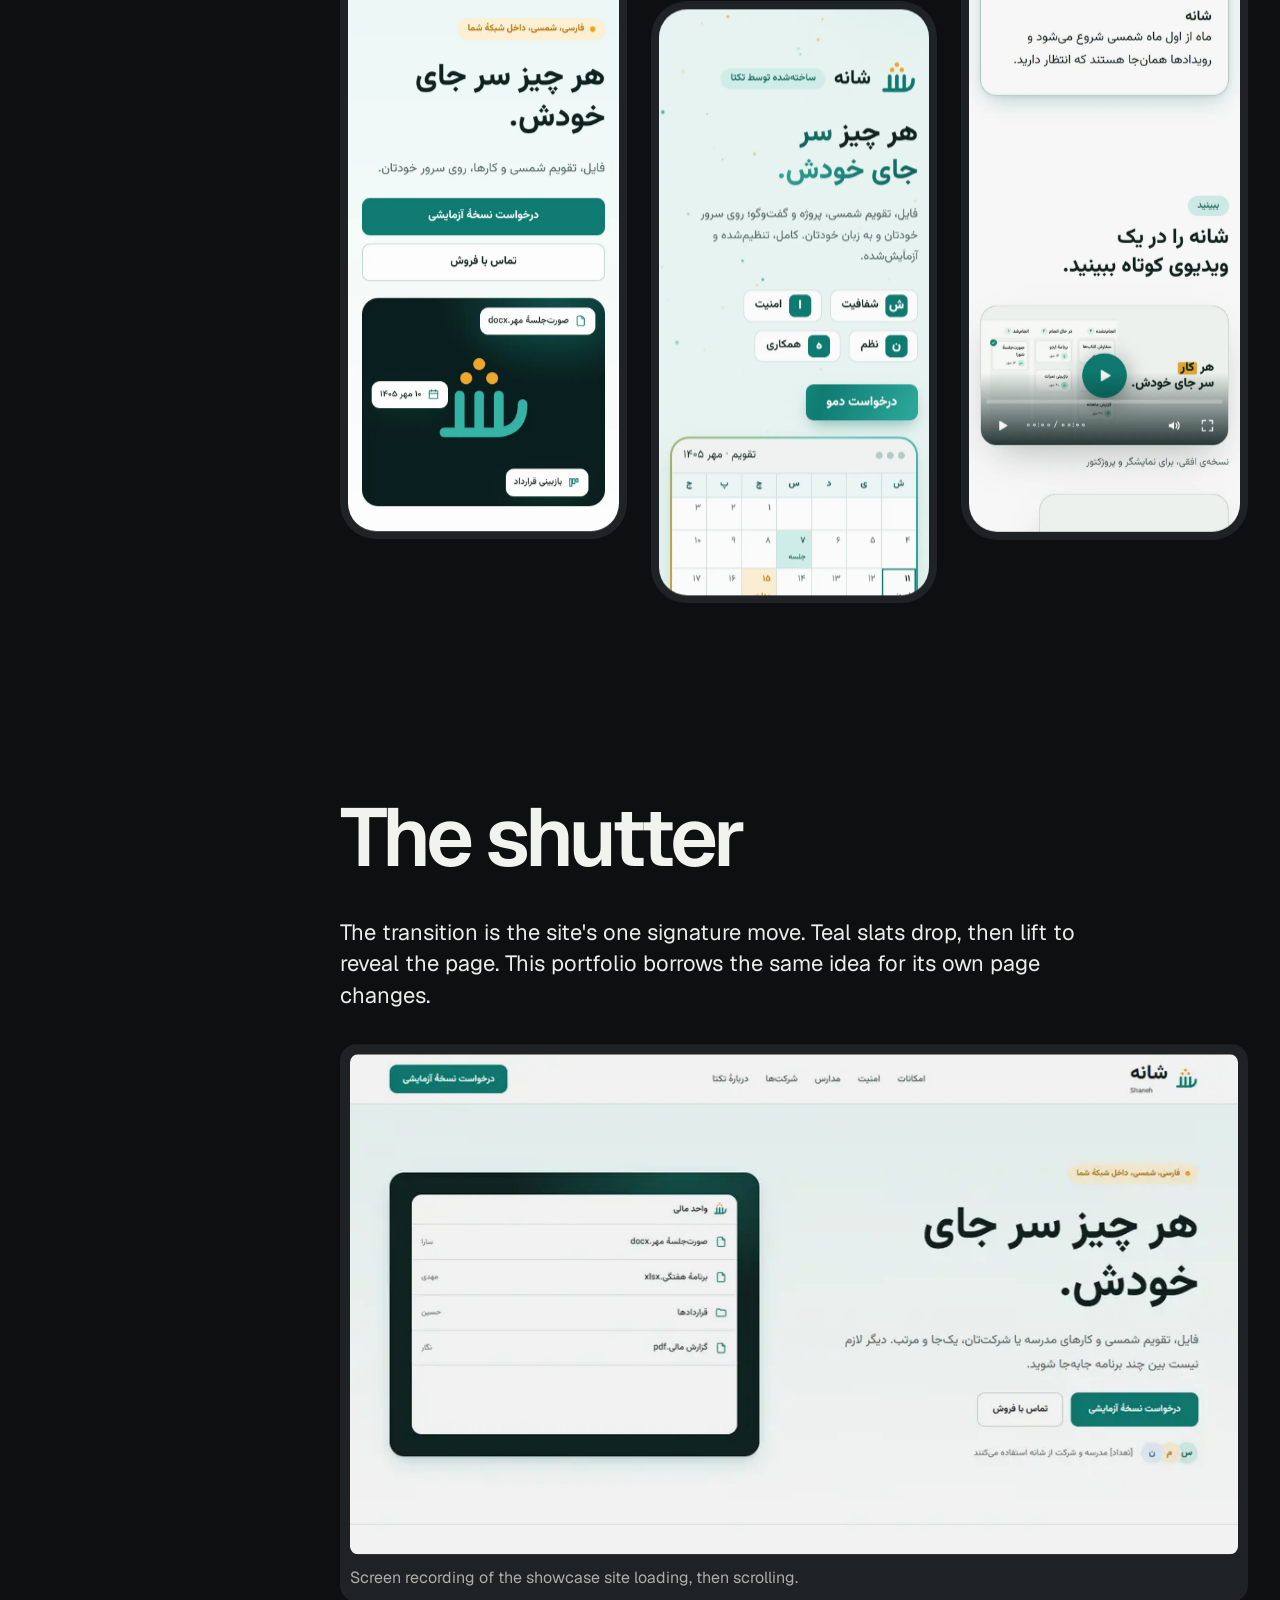
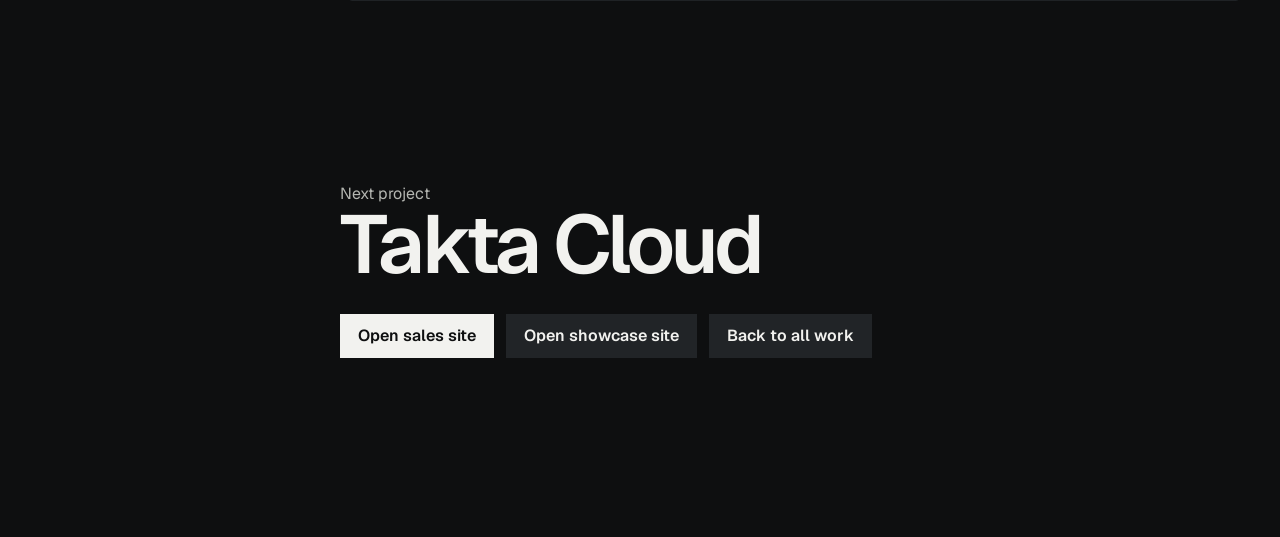
<file: work/shaneh/index.html>
<!doctype html>
<html lang="en">
<head>
<meta charset="utf-8">
<meta name="viewport" content="width=device-width, initial-scale=1">
<title>Shaneh case study, Hossein Salehi</title>
<meta name="description" content="Case study: Shaneh, a Persian self-hosted cloud suite on Nextcloud. Two Astro websites, an admin app, deployment and backups.">
<meta name="theme-color" content="#0e0f10">
<link rel="icon" href="../../assets/img/favicon.svg" type="image/svg+xml">
<link rel="preload" href="../../assets/fonts/Geist-Variable.woff2" as="font" type="font/woff2" crossorigin>
<script>
  document.documentElement.classList.add("js");
  try { if (sessionStorage.getItem("shutter")) document.documentElement.classList.add("shut"); } catch (e) {}
</script>
<link rel="stylesheet" href="../../assets/css/main.css">
</head>
<body>
<a class="skip" href="#main">Skip to content</a>
<div class="shutter" aria-hidden="true"><i></i><i></i><i></i><i></i><i></i><i></i><i></i><i></i><i></i><i></i></div>

<div class="shell">
  <header class="rail">
    <a class="rail-name" href="../../" data-shutter>Hossein Salehi</a>
    <p class="rail-line">Front-end and full-stack developer. Persian RTL interfaces, admin panels and storefronts.</p>
    <nav class="rail-nav" aria-label="Pages">
      <a href="../../#work" data-shutter>All work</a>
      <a href="#what">What I built</a>
      <a href="#screens">Screens</a>
      <a href="../../#contact" data-shutter>Contact</a>
    </nav>
    <div class="rail-now"><strong>Shaneh</strong><span>Astro, TypeScript, Nextcloud, RTL</span></div>
    <p class="rail-avail"><span class="dot" aria-hidden="true"></span>Open to remote work, UTC+3:30</p>
    <p class="rail-links">
      <a href="https://github.com/Ssizyyy">GitHub</a>
      <a href="https://t.me/ssizy">Telegram</a>
    </p>
  </header>

  <main class="stage" id="main">
    <section class="case-hero">
      <div>
        <h1>Shaneh</h1>
      </div>
      <div>
        <p class="lead" data-rise>A Persian cloud suite for schools and companies, on the customer's own server. I built its websites and its admin app.</p>
        <dl class="facts" style="margin-top:48px">
          <div data-rise><dt>Company</dt><dd>Takta Co., Tehran</dd></div>
          <div data-rise><dt>My role</dt><dd>Software developer (contractor), 2026</dd></div>
          <div data-rise><dt>Stack</dt><dd>Astro 5, TypeScript, Nextcloud, nginx</dd></div>
          <div data-rise><dt>Live</dt><dd><a href="https://shaneh.taktacloud.ir">Sales site</a>, <a href="https://shanehh.taktacloud.ir">showcase site</a></dd></div>
        </dl>
      </div>
    </section>

    <section class="case-sec" id="problem" aria-labelledby="problem-h">
      <h2 id="problem-h">The problem</h2>
      <div class="body" data-rise>
        <p>Stock Nextcloud shows a Gregorian calendar, only partly mirrors for right-to-left, and shows Persian names in Latin script. Takta wanted a Persian-first product that a school or company could run on its own server instead of a foreign cloud.</p>
        <p>The product needed a front door: sites that explain it in Persian, in the product's own design language, and an admin side that does not need the command line.</p>
      </div>
    </section>

    <section class="case-sec" id="what" aria-labelledby="what-h">
      <h2 id="what-h">What I built</h2>
      <div class="body" data-rise>
        <ul>
          <li data-rise><strong>Two static Persian websites in Astro 5.</strong> A sales site and a showcase site, both right-to-left, with the font self-hosted. Pages carry the product's own calendar, file list and task-board mock-ups, built in HTML.</li>
          <li data-rise><strong>A shutter page transition.</strong> Teal slats close and open between pages. It plays on every load and is skipped under reduced motion.</li>
          <li data-rise><strong>Guard rails in the build.</strong> Lint scripts reject physical CSS properties (so RTL cannot break), wrong half-spaces in Persian words and banned copy. The build lists any placeholder text still unfilled.</li>
          <li data-rise><strong>An admin app inside Nextcloud.</strong> LDAP-synced user creation, groups, roles and user management in Persian.</li>
          <li data-rise><strong>Deployment and backups.</strong> An nginx config and a deploy script for the VPS, and daily backups so each organisation's data stays on its own server.</li>
        </ul>
      </div>
    </section>

    <section class="case-sec" id="screens" aria-labelledby="screens-h">
      <h2 id="screens-h">Screens</h2>
      <div class="shot-grid">
        <figure class="browser" data-rise>
          <div class="browser-bar" aria-hidden="true"><span><i></i><i></i><i></i></span><span>shaneh.taktacloud.ir</span></div>
          <img src="../../assets/img/shaneh-landing-hero.webp" width="1440" height="900" loading="lazy" decoding="async" alt="Sales site hero: Persian headline and a Jalali calendar card.">
        </figure>
        <figure class="browser" data-rise>
          <div class="browser-bar" aria-hidden="true"><span><i></i><i></i><i></i></span><span>shaneh.taktacloud.ir</span></div>
          <img src="../../assets/img/shaneh-landing-calendar.webp" width="1440" height="900" loading="lazy" decoding="async" alt="Sales site section comparing stock Nextcloud with Shaneh, with the Jalali calendar.">
        </figure>
        <figure class="browser" data-rise>
          <div class="browser-bar" aria-hidden="true"><span><i></i><i></i><i></i></span><span>shaneh.taktacloud.ir</span></div>
          <img src="../../assets/img/shaneh-landing-day.webp" width="1440" height="900" loading="lazy" decoding="async" alt="Sales site timeline of a day in an organisation: files, invitations, task cards and a video call.">
        </figure>
        <figure class="browser" data-rise>
          <div class="browser-bar" aria-hidden="true"><span><i></i><i></i><i></i></span><span>shaneh.taktacloud.ir</span></div>
          <img src="../../assets/img/shaneh-landing-security.webp" width="1440" height="900" loading="lazy" decoding="async" alt="Sales site security section on a dark ground: server in the organisation's network, two-step login, backups.">
        </figure>
      </div>
      <div class="phones-row">
        <figure class="phone-shot" data-rise><img src="../../assets/img/shaneh-site-m1.webp" width="780" height="1688" loading="lazy" decoding="async" alt="Showcase site on a phone."></figure>
        <figure class="phone-shot" data-rise><img src="../../assets/img/shaneh-landing-m1.webp" width="780" height="1688" loading="lazy" decoding="async" alt="Sales site on a phone, top of page."></figure>
        <figure class="phone-shot" data-rise><img src="../../assets/img/shaneh-landing-m2.webp" width="780" height="1688" loading="lazy" decoding="async" alt="Sales site on a phone, comparison section."></figure>
      </div>
    </section>

    <section class="case-sec" id="shutter" aria-labelledby="shutter-h">
      <h2 id="shutter-h">The shutter</h2>
      <div class="body" data-rise>
        <p>The transition is the site's one signature move. Teal slats drop, then lift to reveal the page. This portfolio borrows the same idea for its own page changes.</p>
      </div>
      <div class="video-wrap" data-rise>
        <video data-loop muted loop playsinline preload="none" poster="../../assets/img/shutter-poster.webp" width="960" height="540" id="shutter-video" aria-label="Screen recording of the shutter transition on the Shaneh showcase site">
          <source src="../../assets/video/shaneh-shutter.mp4" type="video/mp4">
        </video>
        <p class="caption">Screen recording of the showcase site loading, then scrolling.</p>
      </div>
    </section>

    <footer class="case-sec" aria-label="Next">
      <a class="next wide" href="https://story.taktacloud.ir" style="grid-column:1/13">
        <span class="caption">Next project</span>
        <span class="big">Takta Cloud</span>
      </a>
      <p class="links" style="grid-column:1/13">
        <a href="https://shaneh.taktacloud.ir">Open sales site</a>
        <a class="alt" href="https://shanehh.taktacloud.ir">Open showcase site</a>
        <a class="alt" href="../../#work" data-shutter>Back to all work</a>
      </p>
    </footer>
  </main>
</div>

<script src="../../assets/js/vendor/gsap.min.js"></script>
<script src="../../assets/js/vendor/ScrollTrigger.min.js"></script>
<script src="../../assets/js/vendor/lenis.min.js"></script>
<script src="../../assets/js/main.js"></script>

</body>
</html>
</file>
<file: assets/css/main.css>
/* Hossein Salehi portfolio. One typeface (Geist), one accent. */
@font-face {
  font-family: "Geist";
  src: url("../fonts/Geist-Variable.woff2") format("woff2");
  font-weight: 100 900;
  font-display: swap;
}

:root {
  --bg: #0e0f10;
  --surface: #17191b;
  --surface-2: #212427;
  --ink: #f2f2ef;
  --ink-2: #b4b6b1;
  --accent: #c6ff3d;
  --on-accent: #0e0f10;
  --rail: 340px;
  --gutter: 32px;
  --ease: cubic-bezier(0.22, 1, 0.36, 1);
  --t-body: 18px;
  --t-small: 16px;
  --t-title: clamp(34px, 4.4vw, 60px);
  --t-h2: clamp(44px, 6.4vw, 96px);
  --t-display: clamp(76px, 12.4vw, 190px);
}

*, *::before, *::after { box-sizing: border-box; }
html { background: var(--bg); color-scheme: dark; -webkit-text-size-adjust: 100%; scroll-padding-top: 24px; }
html.lenis, html.lenis body { height: auto; }
.lenis.lenis-smooth { scroll-behavior: auto !important; }
body {
  margin: 0;
  background: var(--bg);
  color: var(--ink);
  font: 400 var(--t-body)/1.55 "Geist", system-ui, -apple-system, "Segoe UI", sans-serif;
  -webkit-font-smoothing: antialiased;
  font-feature-settings: "ss01", "tnum" 0;
}
img, video { display: block; max-width: 100%; height: auto; }
a { color: inherit; text-decoration-thickness: 0.08em; text-underline-offset: 0.2em; }
a:hover { color: var(--accent); }
h1, h2, h3, p, ul, ol, dl, dd, figure { margin: 0; padding: 0; }
ul, ol { list-style: none; }
::selection { background: var(--accent); color: var(--on-accent); }
:focus-visible { outline: 3px solid var(--accent); outline-offset: 3px; }
pre, code { font-family: ui-monospace, "Cascadia Mono", Consolas, monospace; }

.skip {
  position: fixed; left: 16px; top: -80px; z-index: 100;
  background: var(--accent); color: var(--on-accent); padding: 12px 18px; font-weight: 600; text-decoration: none;
}
.skip:focus { top: 16px; color: var(--on-accent); }

/* ---------- shell: fixed rail + stage ---------- */
.shell { display: grid; grid-template-columns: var(--rail) minmax(0, 1fr); column-gap: 0; padding-right: var(--gutter); }
.rail {
  position: sticky; top: 0; align-self: start; height: 100svh; z-index: 20;
  padding: var(--gutter); display: flex; flex-direction: column; gap: 28px;
  background: var(--bg);
}
.rail-name { font-size: var(--t-small); font-weight: 600; letter-spacing: -0.01em; text-decoration: none; }
.rail-line { color: var(--ink); max-width: 24ch; }
.rail-nav { display: flex; flex-direction: column; gap: 4px; margin-left: -10px; }
.rail-nav a { display: inline-block; padding: 6px 10px; text-decoration: none; font-size: var(--t-small); }
.rail-nav a[aria-current="true"], .rail-nav a:hover { color: var(--on-accent); background: var(--accent); }
.rail-now { margin-top: auto; min-height: 112px; }
.rail-now strong { display: block; font-size: 26px; font-weight: 600; letter-spacing: -0.03em; line-height: 1.05; }
.rail-now span { display: block; margin-top: 8px; color: var(--ink-2); font-size: var(--t-small); }
.rail-avail { display: flex; align-items: center; gap: 10px; font-size: var(--t-small); }
.dot { width: 10px; height: 10px; border-radius: 50%; background: var(--accent); flex: none; }
.rail-links { display: flex; flex-wrap: wrap; gap: 4px 18px; font-size: var(--t-small); }

.stage { container-type: inline-size; min-width: 0; }
.stage > section, .stage > footer { margin-bottom: clamp(120px, 14vw, 220px); }

/* ---------- controls ---------- */
.btn {
  display: inline-flex; align-items: center; gap: 12px; min-height: 56px; padding: 0 28px;
  background: var(--accent); color: var(--on-accent); font: 600 var(--t-body)/1 "Geist", system-ui, sans-serif;
  text-decoration: none; border: 0; border-radius: 0; cursor: pointer;
  transition: transform 0.25s var(--ease), background 0.2s;
}
.btn:hover { color: var(--on-accent); background: #d8ff75; }
.btn:active { transform: scale(0.97); }
.btn-ghost { background: var(--surface-2); color: var(--ink); }
.btn-ghost:hover { background: var(--ink); color: var(--bg); }
.chips { display: flex; flex-wrap: wrap; gap: 8px; }
.chips li { background: var(--surface-2); padding: 6px 14px; font-size: var(--t-small); }
.links { display: flex; flex-wrap: wrap; gap: 8px 12px; }
.links a { display: inline-flex; align-items: center; min-height: 44px; padding: 0 18px; background: var(--ink); color: var(--bg); font-weight: 600; font-size: var(--t-small); text-decoration: none; transition: background 0.2s, transform 0.25s var(--ease); }
.links a:hover { background: var(--accent); color: var(--on-accent); }
.links a:active { transform: scale(0.97); }
.links a.alt { background: var(--surface-2); color: var(--ink); }
.links a.alt:hover { background: var(--accent); color: var(--on-accent); }

/* ---------- hero ---------- */
.hero {
  min-height: 100svh; padding-top: var(--gutter);
  display: grid; grid-template-columns: repeat(12, 1fr); column-gap: 24px; grid-template-rows: auto 1fr;
  align-content: start;
}
.hero h1 {
  grid-column: 1 / 9; grid-row: 1; align-self: center; margin-top: clamp(24px, 8vh, 96px); position: relative; z-index: 1;
  font-size: var(--t-display); font-weight: 600; letter-spacing: -0.055em; line-height: 0.88;
}
.name-line { display: block; position: relative; overflow: hidden; padding-bottom: 0.06em; }
.slats { position: absolute; inset: 0; display: flex; pointer-events: none; }
.slats i { flex: 1; background: var(--accent); transform-origin: 50% 0; will-change: transform; }
.hero-copy { grid-column: 1 / 8; grid-row: 2; align-self: start; max-width: 600px; margin-top: 40px; padding-bottom: 56px; }
.hero-copy p { font-size: 26px; line-height: 1.3; letter-spacing: -0.015em; max-width: 24em; }
.hero-actions { display: flex; flex-wrap: wrap; align-items: center; gap: 16px 28px; margin-top: 32px; }
.hero-stage { grid-column: 8 / 13; grid-row: 1 / 3; position: relative; align-self: center; margin-top: 24px; min-height: 620px; }
.hero-note { margin-top: 28px; font-size: 16px; color: var(--ink-2); max-width: 40ch; }

/* ---------- demo phones (HTML-built Telegram-style store + admin) ---------- */
.phone { background: var(--surface-2); border-radius: 44px; padding: 10px; width: 270px; }
.phone-screen { border-radius: 34px; overflow: hidden; height: 540px; font-size: 13px; line-height: 1.35; position: relative; }
.demo-store { position: absolute; left: 0; top: 0; z-index: 2; transform: rotate(-3deg); }
.demo-admin { position: absolute; right: 0; top: 70px; z-index: 1; transform: rotate(3deg); }
.shop { background: var(--ink); color: #121314; padding: 14px 14px 0; direction: rtl; text-align: right; display: flex; flex-direction: column; gap: 12px; }
.shop-bar { display: flex; justify-content: space-between; align-items: center; font-weight: 700; font-size: 16px; }
.shop-cart { background: #121314; color: var(--accent); min-width: 28px; height: 28px; border-radius: 14px; display: grid; place-items: center; font-weight: 700; font-size: 12px; }
.shop-search { background: #dedfd9; border-radius: 12px; padding: 10px 12px; color: #55574f; }
.shop-cats { display: grid; grid-template-columns: 1fr 1fr; gap: 8px; }
.shop-cats button {
  font: 700 13px/1.2 "Geist", system-ui, "Segoe UI", Tahoma, sans-serif; text-align: right; direction: rtl;
  border: 0; border-radius: 14px; padding: 14px 12px 22px; background: #dedfd9; color: #121314; cursor: pointer;
  transition: transform 0.2s var(--ease), background 0.2s;
}
.shop-cats button:active { transform: scale(0.96); }
.shop-cats button[aria-pressed="true"] { background: var(--accent); }
.shop-title { font-weight: 700; font-size: 16px; }
.shop-products { display: grid; grid-template-columns: 1fr 1fr; gap: 8px; }
.shop-products li { background: #dedfd9; border-radius: 14px; padding: 8px 8px 10px; }
.shop-products .ph { height: 74px; border-radius: 10px; background: #121314; margin-bottom: 8px; }
.shop-products li:nth-child(2) .ph { background: #4a4d46; }
.shop-products b { display: block; font-size: 12.5px; }
.shop-products small { color: #3b3d37; font-size: 11.5px; }
.chat { background: #14161a; color: var(--ink); direction: rtl; text-align: right; display: flex; flex-direction: column; }
.chat-head { padding: 14px; background: var(--surface-2); font-weight: 700; font-size: 16px; display: flex; align-items: center; gap: 10px; }
.chat-av { width: 28px; height: 28px; border-radius: 50%; background: var(--accent); flex: none; }
.chat-body { padding: 12px; display: flex; flex-direction: column; gap: 8px; flex: 1; }
.bub { max-width: 88%; padding: 9px 12px; border-radius: 14px; background: #262a30; }
.bub.me { align-self: flex-start; background: var(--accent); color: #0e0f10; font-weight: 600; }
.kb { display: grid; grid-template-columns: 1fr 1fr; gap: 6px; }
.kb span { background: #262a30; border-radius: 10px; text-align: center; padding: 9px 4px; font-weight: 600; }
.kb span.hot { background: #3a4a1c; color: var(--accent); }

/* ---------- work ---------- */
.work > h2, .section-h {
  font-size: var(--t-h2); font-weight: 600; letter-spacing: -0.05em; line-height: 0.92; margin-bottom: clamp(48px, 6vw, 96px);
}
.project { margin-bottom: clamp(120px, 12vw, 200px); }
.project:last-child { margin-bottom: 0; }
.p-head { display: grid; grid-template-columns: repeat(12, 1fr); column-gap: 24px; row-gap: 24px; align-items: end; margin-bottom: 40px; }
.p-title { grid-column: 1 / 8; font-size: var(--t-title); font-weight: 600; letter-spacing: -0.045em; line-height: 0.98; }
.p-title a { text-decoration: none; }
.p-title a:hover { color: var(--accent); }
.p-meta { grid-column: 8 / 13; display: flex; flex-direction: column; gap: 18px; }
.p-sum { grid-column: 1 / 8; max-width: 38em; }
.p-sum + .p-meta { grid-row: 2; }
.shots { position: relative; display: grid; grid-template-columns: repeat(12, 1fr); column-gap: 24px; align-items: start; }
.browser { grid-column: 1 / 10; background: var(--surface-2); border-radius: 16px; padding: 0 10px 10px; will-change: transform; }
.browser-bar { display: flex; align-items: center; gap: 12px; height: 40px; font-size: 16px; color: var(--ink-2); }
.browser-bar i { width: 10px; height: 10px; border-radius: 50%; background: #3b3f43; display: inline-block; margin-right: 6px; }
.browser-bar i + i { margin-left: -6px; }
.browser-bar span { margin-left: 8px; }
.browser img { border-radius: 8px; width: 100%; }
.phone-shot { grid-column: 9 / 13; margin-top: 18%; background: var(--surface-2); border-radius: 36px; padding: 8px; position: relative; z-index: 2; }
.phone-shot img { border-radius: 28px; width: 100%; }
.project.flip .browser { grid-column: 4 / 13; grid-row: 1; }
.project.flip .phone-shot { grid-column: 1 / 5; grid-row: 1; margin-top: 18%; }
.project.flip .p-title { grid-column: 6 / 13; }
.project.flip .p-meta { grid-column: 1 / 6; }
.shots.two .browser { grid-column: 1 / 8; }
.shots.two .browser + .browser { grid-column: 6 / 13; margin-top: -8%; z-index: 2; }
.shots.two .browser:nth-child(2) { grid-row: 2; }

.codecard { grid-column: 1 / 13; background: var(--surface); padding: clamp(24px, 4vw, 56px); display: grid; grid-template-columns: 7fr 5fr; gap: 32px 48px; }
.codecard pre { background: var(--bg); padding: 24px; font-size: 16px; line-height: 1.7; white-space: pre-wrap; overflow-wrap: anywhere; color: var(--ink); }
.codecard pre b { color: var(--accent); font-weight: 400; }
.codecard ol { display: flex; flex-direction: column; gap: 18px; }
.codecard li strong { display: block; font-size: 26px; letter-spacing: -0.03em; line-height: 1.1; font-weight: 600; margin-bottom: 4px; }

/* ---------- capabilities ---------- */
.caps { display: grid; grid-template-columns: repeat(12, 1fr); column-gap: 24px; }
.caps h2 { grid-column: 1 / 13; }
.cap-list { grid-column: 1 / 13; display: grid; grid-template-columns: 1fr 1fr; gap: 16px; }
.cap-list li { background: var(--surface); padding: 32px; min-height: 240px; display: flex; flex-direction: column; gap: 12px; }
.cap-list li:nth-child(1), .cap-list li:nth-child(6) { background: var(--accent); color: var(--on-accent); }
.cap-list h3 { font-size: 26px; font-weight: 600; letter-spacing: -0.035em; line-height: 1.05; }
.cap-list p { max-width: 30em; }
.cap-list a { margin-top: auto; font-weight: 600; width: fit-content; }
.cap-list li:nth-child(1) a:hover, .cap-list li:nth-child(6) a:hover { color: var(--on-accent); background: var(--bg); color: var(--ink); }

/* ---------- about / contact ---------- */
.about { display: grid; grid-template-columns: repeat(12, 1fr); column-gap: 24px; row-gap: 40px; }
.about h2 { grid-column: 1 / 13; }
.about-text { grid-column: 1 / 7; display: flex; flex-direction: column; gap: 20px; font-size: 26px; line-height: 1.3; letter-spacing: -0.015em; }
.stack { grid-column: 8 / 13; display: grid; gap: 22px; align-content: start; }
.stack dt { font-weight: 600; margin-bottom: 6px; }
.stack dd { color: var(--ink); }
.contact { display: grid; grid-template-columns: repeat(12, 1fr); column-gap: 24px; row-gap: 32px; }
.contact h2 { grid-column: 1 / 13; }
.contact-lead { grid-column: 1 / 7; font-size: 26px; line-height: 1.3; letter-spacing: -0.015em; }
.contact-list { grid-column: 8 / 13; display: flex; flex-direction: column; gap: 10px; align-items: flex-start; }
.copy-mail { font: 600 var(--t-body)/1 "Geist", system-ui, sans-serif; color: var(--on-accent); background: var(--accent); border: 0; padding: 0 20px; min-height: 56px; cursor: pointer; transition: transform 0.25s var(--ease); }
.copy-mail:active { transform: scale(0.97); }
.foot-name { font-size: var(--t-display); font-weight: 600; letter-spacing: -0.055em; line-height: 0.88; margin-top: 64px; }
.foot-note { margin-top: 24px; font-size: 16px; color: var(--ink-2); display: flex; flex-wrap: wrap; gap: 4px 24px; }

/* ---------- case page ---------- */
.case-hero { min-height: 74svh; padding-top: clamp(88px, 14vh, 160px); display: flex; flex-direction: column; justify-content: space-between; gap: 48px; }
.case-hero h1 { font-size: var(--t-display); font-weight: 600; letter-spacing: -0.06em; line-height: 0.88; }
.case-hero p.lead { font-size: 26px; line-height: 1.3; max-width: 26em; letter-spacing: -0.015em; }
.facts { display: grid; grid-template-columns: repeat(4, 1fr); gap: 24px; }
.facts dt { font-weight: 600; margin-bottom: 4px; }
.facts dd { color: var(--ink); }
.case-sec { display: grid; grid-template-columns: repeat(12, 1fr); column-gap: 24px; row-gap: 32px; }
.case-sec h2 { padding: 0.22em 0 0.1em; grid-column: 1 / 13; font-size: var(--t-h2); font-weight: 600; letter-spacing: -0.05em; line-height: 0.92; }
.case-sec .body { grid-column: 1 / 11; display: flex; flex-direction: column; gap: 20px; font-size: 22px; line-height: 1.45; max-width: 44em; }
.case-sec .body li strong { font-weight: 600; }
.case-sec .body ul { display: flex; flex-direction: column; gap: 14px; }
.case-sec .body li { padding-left: 22px; position: relative; }
.case-sec .body li::before { content: ""; position: absolute; left: 0; top: 0.62em; width: 8px; height: 8px; background: var(--accent); }
.shot-grid { grid-column: 1 / 13; display: grid; grid-template-columns: 1fr 1fr; gap: 24px; align-items: start; }
.shot-grid .browser:first-child { grid-column: 1 / 3; }
.phones-row { grid-column: 1 / 13; display: grid; grid-template-columns: repeat(3, 1fr); gap: 24px; align-items: start; }
.phones-row .phone-shot { margin-top: 0; grid-column: auto; }
.phones-row .phone-shot:nth-child(2) { margin-top: 64px; }
.video-wrap { grid-column: 1 / 13; background: var(--surface-2); border-radius: 16px; padding: 10px; }
.video-wrap video { width: 100%; border-radius: 8px; }
.caption { font-size: 16px; color: var(--ink-2); margin-top: 12px; max-width: 46em; }
.next { display: block; text-decoration: none; }
.next .big { display: block; font-size: var(--t-h2); font-weight: 600; letter-spacing: -0.05em; line-height: 0.92; }
.next:hover .big { color: var(--accent); }

/* ---------- shutter page transition ---------- */
.shutter { position: fixed; inset: 0; z-index: 90; display: flex; pointer-events: none; visibility: hidden; }
.shutter i { flex: 1; background: var(--accent); transform: scaleY(0); transform-origin: 50% 0; }
html.shut .shutter { visibility: visible; }
html.shut .shutter i { transform: scaleY(1); }
html.shut:not(.ok) .shutter i { animation: shut-open 0.5s 1.4s var(--ease) forwards; }
.js:not(.ok) .hero h1 { visibility: hidden; animation: show 0s 1.5s forwards; }
@keyframes show { to { visibility: visible; } }
@keyframes shut-open { to { transform: scaleY(0); } }

/* ---------- reduced motion + no-JS-safe ---------- */
@media (prefers-reduced-motion: reduce) {
  *, *::before, *::after { animation-duration: 0.01ms !important; animation-delay: 0s !important; transition-duration: 0.01ms !important; }
  html.shut .shutter { visibility: hidden; }
}

/* ---------- tablet / phone ---------- */
@media (max-width: 1100px) {
  :root { --rail: 0px; --gutter: 24px; }
  .shell { display: block; padding-right: 0; }
  .rail {
    position: sticky; top: 0; height: auto; width: auto; flex-direction: row; align-items: center; justify-content: space-between;
    flex-wrap: wrap; gap: 4px 20px; padding: 14px var(--gutter); z-index: 30;
  }
  .rail-line, .rail-now, .rail-avail, .rail-links { display: none; }
  .rail-nav { flex-direction: row; flex-wrap: wrap; margin: 0; gap: 0; }
  .stage { padding: 0 var(--gutter); }
  .hero { min-height: auto; display: flex; flex-direction: column; padding-top: 24px; }
  .hero h1 { margin-top: 16px; grid-row: auto; align-self: flex-start; }
  .hero-copy { margin-top: 32px; max-width: none; padding-bottom: 0; }
  .hero-stage { margin: 72px 0 56px; min-height: 620px; width: 100%; }
  .demo-store { left: 0; }
  .demo-admin { right: 0; }
  .p-title, .p-sum, .p-meta, .project.flip .p-title, .project.flip .p-meta { grid-column: 1 / 13; }
  .p-sum + .p-meta { grid-row: auto; }
  .browser, .project.flip .browser { grid-column: 1 / 13; }
  .phone-shot, .project.flip .phone-shot { grid-column: 8 / 13; margin-top: -22%; grid-row: 2; }
  .project.flip .phone-shot { grid-column: 1 / 6; }
  .codecard { grid-template-columns: 1fr; }
  .shots.two .browser, .shots.two .browser + .browser { grid-column: 1 / 13; margin-top: 16px; grid-row: auto; }
  .about-text, .stack, .contact-lead, .contact-list { grid-column: 1 / 13; }
  .case-sec h2, .case-sec .body { grid-column: 1 / 13; }
  .facts { grid-template-columns: 1fr 1fr; }
}
@media (max-width: 640px) {
  :root { --gutter: 16px; --t-body: 17px; }
  .hero h1 { font-size: 21vw; }
  .hero-copy p, .case-hero p.lead, .contact-lead { font-size: 22px; }
  .hero-stage { min-height: 600px; display: flex; flex-direction: column; align-items: center; gap: 0; }
  .demo-store, .demo-admin { position: relative; inset: auto; }
  .demo-store { transform: rotate(-2deg); }
  .demo-admin { transform: rotate(2deg); margin-top: -140px; align-self: flex-end; }
  .hero-stage { min-height: 0; margin-bottom: 120px; }
  .about-text, .case-sec .body { font-size: 18px; }
  .cap-list { grid-template-columns: 1fr; }
  .cap-list li { min-height: 0; padding: 24px; }
  .phone-shot, .project.flip .phone-shot { grid-column: 6 / 13; margin-top: -30%; border-radius: 28px; padding: 6px; }
  .project.flip .phone-shot { grid-column: 1 / 8; }
  .phone-shot img { border-radius: 22px; }
  .phones-row { grid-template-columns: 1fr 1fr; }
  .phones-row .phone-shot { margin-top: 0 !important; grid-column: auto !important; }
  .phones-row .phone-shot:nth-child(3) { display: none; }
  .shot-grid { grid-template-columns: 1fr; }
  .shot-grid .browser:first-child { grid-column: 1; }
  .facts { grid-template-columns: 1fr; }
  .browser { padding: 0 6px 6px; border-radius: 12px; }
  .browser-bar { height: 32px; }
  }
</file>
